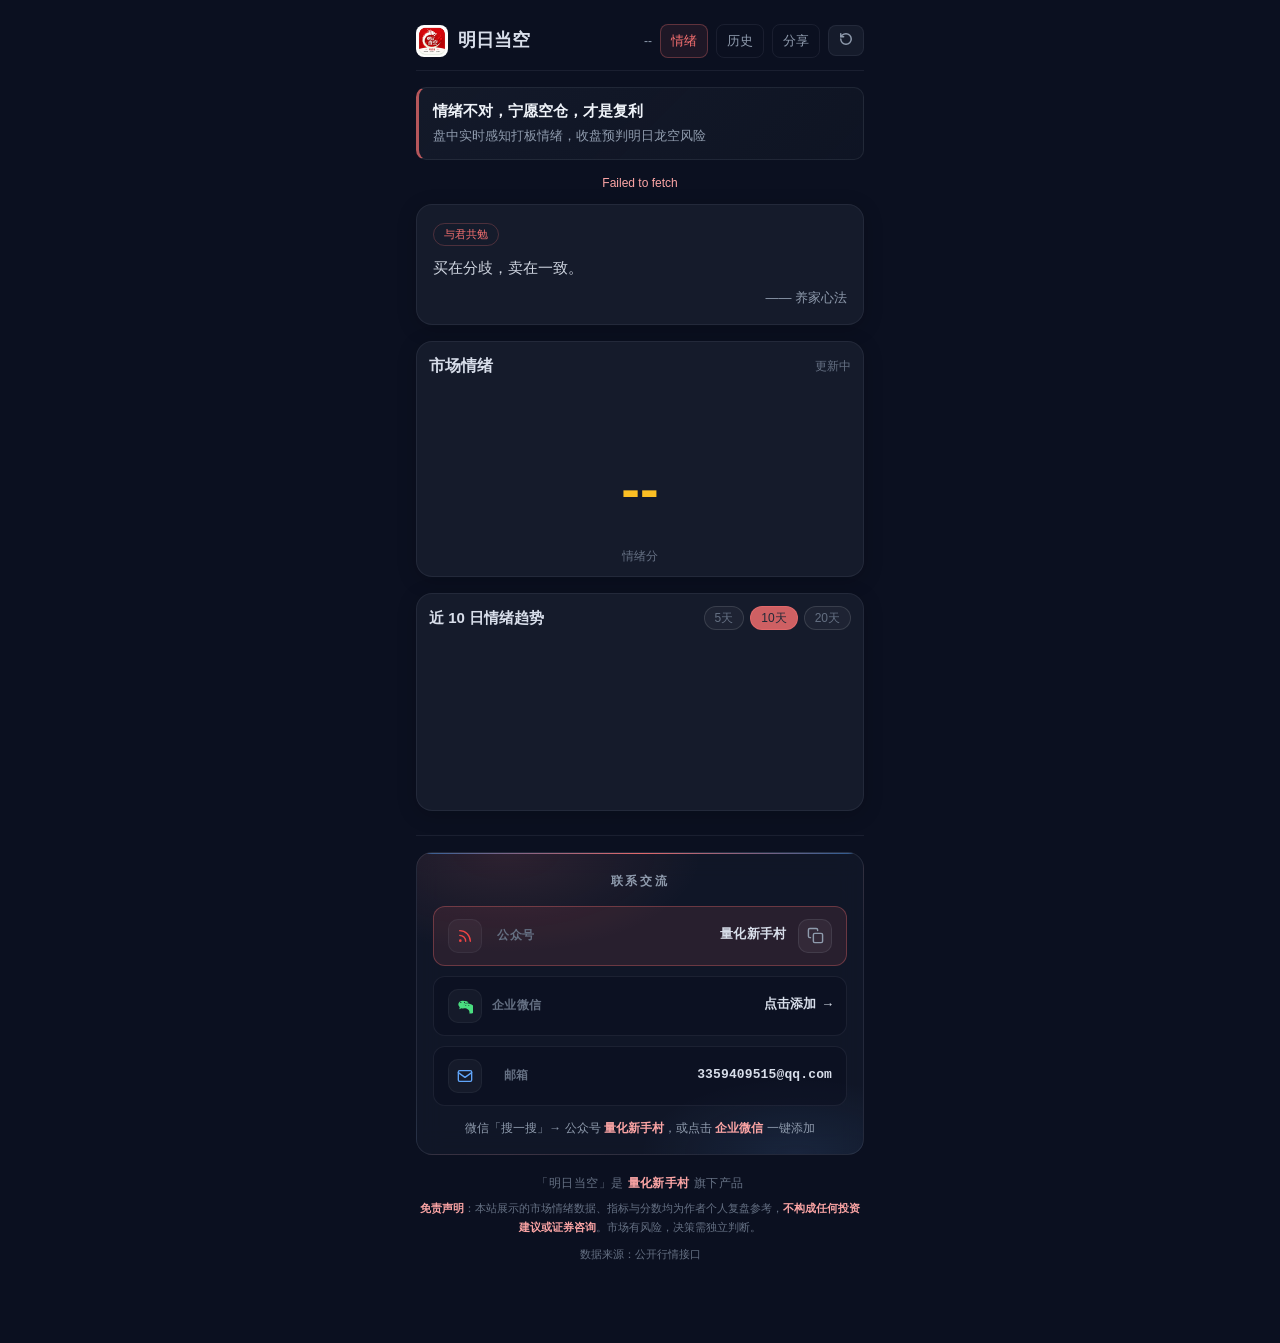
<file: index.html>
<!DOCTYPE html>
<html lang="zh-CN">
<head>
  <meta charset="UTF-8"/>
  <meta name="viewport" content="width=device-width, initial-scale=1, viewport-fit=cover"/>

  <title>明日当空 · A股超短情绪 / 龙空预警 / 打板情绪雷达</title>
  <meta name="description" content="明日当空｜A股超短交易情绪指数。每日盘中实时跟踪打板、竞价、连板情绪，龙空信号智能预警，帮短线交易者识别下雨天——情绪不对，宁愿空仓。"/>
  <meta name="keywords" content="打板情绪,龙空预警,龙空信号,超短情绪,竞价情绪,涨停情绪,连板情绪,A股情绪指数,情绪温度,接力情绪,短线交易,打板雷达,明日当空"/>
  <meta name="author" content="明日当空 · 量化新手村"/>
  <meta name="robots" content="index,follow"/>
  <meta name="theme-color" content="#0B1020"/>
  <meta name="format-detection" content="telephone=no"/>
  <link rel="canonical" href="https://mrdk.pages.dev/"/>

  <!-- Open Graph（微信 / 微博 / 朋友圈 分享卡片） -->
  <meta property="og:type" content="website"/>
  <meta property="og:site_name" content="明日当空"/>
  <meta property="og:title" content="明日当空 · A股超短情绪 / 龙空预警雷达"/>
  <meta property="og:description" content="A股超短交易情绪指数。每日盘中跟踪打板、竞价、连板情绪，龙空信号智能预警。"/>
  <meta property="og:url" content="https://mrdk.pages.dev/"/>
  <meta property="og:image" content="https://mrdk.pages.dev/logo.png"/>
  <meta property="og:locale" content="zh_CN"/>

  <!-- Twitter Card -->
  <meta name="twitter:card" content="summary_large_image"/>
  <meta name="twitter:title" content="明日当空 · A股超短情绪 / 龙空预警雷达"/>
  <meta name="twitter:description" content="A股超短交易情绪指数。每日盘中跟踪打板、竞价、连板情绪，龙空信号智能预警。"/>
  <meta name="twitter:image" content="https://mrdk.pages.dev/logo.png"/>

  <!-- 结构化数据：让搜索引擎理解这是一个金融类 Web 应用 -->
  <script type="application/ld+json">
  {
    "@context": "https://schema.org",
    "@type": "WebApplication",
    "name": "明日当空",
    "alternateName": "A股超短情绪雷达",
    "description": "A股超短交易情绪指数，每日盘中跟踪打板、竞价、连板情绪，龙空信号智能预警。",
    "url": "https://mrdk.pages.dev/",
    "applicationCategory": "FinanceApplication",
    "operatingSystem": "Web",
    "inLanguage": "zh-CN",
    "offers": {
      "@type": "Offer",
      "price": "0",
      "priceCurrency": "CNY"
    }
  }
  </script>

  <link rel="icon" type="image/svg+xml" href="data:image/svg+xml,%3Csvg xmlns='http://www.w3.org/2000/svg' viewBox='0 0 32 32'%3E%3Crect width='32' height='32' rx='8' fill='%23ef4444'/%3E%3Ctext x='16' y='22' text-anchor='middle' font-family='system-ui,sans-serif' font-size='18' font-weight='700' fill='%231f2937'%3E%E6%98%8E%3C/text%3E%3C/svg%3E"/>
  <link rel="preconnect" href="https://mingri-api-260693-8-1435576840.sh.run.tcloudbase.com" crossorigin/>
  <link rel="modulepreload" href="/js/app.js?v=20260617b"/>
  <link rel="modulepreload" href="/js/api.js?v=20260615g"/>
  <link rel="modulepreload" href="/js/homeCache.js?v=20260615g"/>
  <link rel="stylesheet" href="/css/app.css?v=20260617d"/>
</head>
<body>
  <section class="page">
    <header class="site-header">
      <div class="brand">
        <img class="brand-logo" src="/logo.png" alt="明日当空" width="32" height="32"/>
        <span class="brand-name">明日当空</span>
      </div>
      <nav class="header-actions" aria-label="页面导航">
        <span class="header-date" id="headerDate">--</span>
        <a class="nav-link active" href="/">情绪</a>
        <a class="nav-link" href="/history.html">历史</a>
        <a class="nav-link" href="/poster.html">分享</a>
        <button type="button" class="btn-icon" id="refreshBtn" title="刷新" aria-label="刷新数据">
          <svg width="14" height="14" viewBox="0 0 24 24" fill="none" stroke="currentColor" stroke-width="2.5" stroke-linecap="round" stroke-linejoin="round" aria-hidden="true"><path d="M3 12a9 9 0 1 0 9-9 9.75 9.75 0 0 0-6.74 2.74L3 8"/><path d="M3 3v5h5"/></svg>
        </button>
      </nav>
    </header>

    <h1 style="position:absolute;width:1px;height:1px;padding:0;margin:-1px;overflow:hidden;clip:rect(0,0,0,0);white-space:nowrap;border:0;">明日当空 · A股超短交易情绪指数：打板情绪、龙空预警、竞价情绪实时跟踪</h1>

    <section class="hero-intro" aria-label="明日当空定位">
      <p class="hero-kicker">情绪不对，宁愿空仓，才是复利</p>
      <p class="hero-copy">盘中实时感知打板情绪，收盘预判明日龙空风险</p>
    </section>

    <p class="status-bar" id="statusBar">正在加载…</p>

    <section id="loadingSkeleton">
      <span class="skeleton"></span>
      <span class="skeleton mid"></span>
      <span class="skeleton"></span>
    </section>

    <section id="contentBlock" hidden>
      <article class="card quote-bar">
        <span class="pill">与君共勉</span>
        <p class="quote-text" id="quoteText">买在分歧，卖在一致。</p>
        <p class="quote-author">—— 养家心法</p>
      </article>

      <article class="card gauge-card">
        <header class="gauge-head">
          <span class="gauge-title">市场情绪</span>
          <span class="gauge-time" id="generatedAt">更新中</span>
        </header>
        <section class="longkong-state" id="longkongState" hidden aria-label="龙空龙状态">
          <header class="longkong-state-head">
            <span class="longkong-state-title">龙空龙状态</span>
          </header>
          <div class="longkong-state-hero" id="longkongStateHero">
            <span class="longkong-state-hero-dot" id="longkongStateHeroDot" aria-hidden="true"></span>
            <div class="longkong-state-titleline">
              <span class="longkong-state-active" id="longkongStateLabel">--</span>
              <span class="longkong-state-level" id="longkongStateLevel" hidden></span>
            </div>
            <p class="longkong-state-desc" id="longkongStateDesc"></p>
            <div class="longkong-position" id="longkongPosition" hidden>
              <span class="longkong-position-label">短线接力仓位建议</span>
              <strong class="longkong-position-value" id="longkongPositionValue">--</strong>
              <span class="longkong-position-unit">%</span>
            </div>
            <p class="longkong-position-detail" id="longkongPositionDetail" hidden></p>
          </div>
          <div class="longkong-lights" id="longkongLights" role="list"></div>
        </section>
        <section class="gauge-body">
          <canvas id="gaugeCanvas" class="gauge-canvas"></canvas>
          <section class="gauge-hub">
            <span class="gauge-dots" id="gaugeDots" hidden aria-hidden="true">
              <span class="gauge-dot"></span>
              <span class="gauge-dot"></span>
              <span class="gauge-dot"></span>
            </span>
            <span class="gauge-score neutral" id="displayScore">--</span>
          </section>
          <span class="gauge-score-label">情绪分</span>
        </section>
        <footer class="gauge-foot" id="baselineFoot" hidden>
          <span class="gauge-baseline" id="baselineLine">基准分 --</span>
          <span class="gauge-baseline-hint"> · 昨日收盘，盘中不变</span>
        </footer>
        <p class="empty-tip" id="emptyTip" hidden></p>
      </article>

      <section id="sections"></section>

      <article class="card trend-card">
        <header class="trend-head">
          <h2 class="trend-title" id="trendTitle">近 10 日情绪趋势</h2>
          <section class="trend-periods" id="trendPeriods">
            <button type="button" class="trend-period" data-days="5" aria-pressed="false">5天</button>
            <button type="button" class="trend-period active" data-days="10" aria-pressed="true">10天</button>
            <button type="button" class="trend-period" data-days="20" aria-pressed="false">20天</button>
          </section>
        </header>
        <canvas id="trendCanvas" class="trend-canvas"></canvas>
      </article>
    </section>

    <footer class="site-footer">
      <section class="footer-contact" aria-label="联系方式">
        <p class="footer-contact-kicker">联系交流</p>
        <div class="footer-contact-grid">
          <div class="footer-contact-chip is-primary">
            <span class="footer-contact-icon mp" aria-hidden="true">
              <svg width="16" height="16" viewBox="0 0 24 24" fill="none" stroke="currentColor" stroke-width="2" stroke-linecap="round" stroke-linejoin="round"><path d="M4 11a9 9 0 0 1 9 9"/><path d="M4 4a16 16 0 0 1 16 16"/><circle cx="5" cy="19" r="1"/></svg>
            </span>
            <span class="footer-contact-label">公众号</span>
            <span class="footer-contact-value">量化新手村</span>
            <button type="button" class="footer-contact-copy" data-copy="量化新手村" title="复制公众号名" aria-label="复制公众号名 量化新手村">
              <svg class="footer-contact-copy-icon" aria-hidden="true" width="17" height="17" viewBox="0 0 24 24" fill="none" stroke="currentColor" stroke-width="2" stroke-linecap="round" stroke-linejoin="round"><rect x="9" y="9" width="13" height="13" rx="2"/><path d="M5 15H4a2 2 0 0 1-2-2V4a2 2 0 0 1 2-2h9a2 2 0 0 1 2 2v1"/></svg>
              <svg class="footer-contact-copy-done" aria-hidden="true" width="17" height="17" viewBox="0 0 24 24" fill="none" stroke="currentColor" stroke-width="2.5" stroke-linecap="round" stroke-linejoin="round"><polyline points="20 6 9 17 4 12"/></svg>
            </button>
          </div>
          <a class="footer-contact-chip" href="https://work.weixin.qq.com/ca/cawcdec07faa5a16b0" target="_blank" rel="noopener noreferrer" aria-label="添加企业微信">
            <span class="footer-contact-icon wechat" aria-hidden="true">
              <svg width="16" height="16" viewBox="0 0 24 24" fill="currentColor"><path d="M8.5 4C4.91 4 2 6.46 2 9.5c0 1.62.82 3.07 2.1 4.08L3.5 17l3.24-1.7c.74.2 1.53.31 2.36.31.11 0 .22 0 .33-.01-.24-.7-.37-1.44-.37-2.2 0-3.43 3.13-6.2 7-6.2.39 0 .77.03 1.14.08C17.14 5.13 13.2 4 8.5 4zm-2.75 3.5c-.55 0-1-.45-1-1s.45-1 1-1 1 .45 1 1-.45 1-1 1zm5.5 0c-.55 0-1-.45-1-1s.45-1 1-1 1 .45 1 1-.45 1-1 1zM15.5 8c-3.59 0-6.5 2.46-6.5 5.5 0 .76.16 1.48.44 2.13.58-.07 1.17-.11 1.81-.11 4.14 0 7.5 2.77 7.5 6.2 0 .55-.07 1.08-.2 1.59.35.04.7.06 1.06.06 4.59 0 8.5-2.87 8.5-6.5S20.09 8 15.5 8zm-2.25 4c-.41 0-.75-.34-.75-.75s.34-.75.75-.75.75.34.75.75-.34.75-.75.75zm4.5 0c-.41 0-.75-.34-.75-.75s.34-.75.75-.75.75.34.75.75-.34.75-.75.75z"/></svg>
            </span>
            <span class="footer-contact-label">企业微信</span>
            <span class="footer-contact-value">点击添加 →</span>
          </a>
          <a class="footer-contact-chip" href="mailto:3359409515@qq.com">
            <span class="footer-contact-icon mail" aria-hidden="true">
              <svg width="16" height="16" viewBox="0 0 24 24" fill="none" stroke="currentColor" stroke-width="2" stroke-linecap="round" stroke-linejoin="round"><rect x="2" y="4" width="20" height="16" rx="2"/><path d="m2 7 10 7 10-7"/></svg>
            </span>
            <span class="footer-contact-label">邮箱</span>
            <span class="footer-contact-value">3359409515@qq.com</span>
          </a>
        </div>
        <p class="footer-contact-tip">微信「搜一搜」→ 公众号 <strong>量化新手村</strong>，或点击 <strong>企业微信</strong> 一键添加</p>
      </section>
      <p class="footer-brand">「明日当空」是 <strong>量化新手村</strong> 旗下产品</p>
      <p><strong>免责声明</strong>：本站展示的市场情绪数据、指标与分数均为作者个人复盘参考，<strong>不构成任何投资建议或证券咨询</strong>。市场有风险，决策需独立判断。</p>
      <p class="footer-meta">数据来源：公开行情接口</p>
    </footer>
  </section>

  <script type="module">
    import { initHomePage } from '/js/app.js?v=20260617b'
    import { initFooterContact } from '/js/footerContact.js?v=20260617d'
    initHomePage()
    initFooterContact()
  </script>
</body>
</html>
</file>
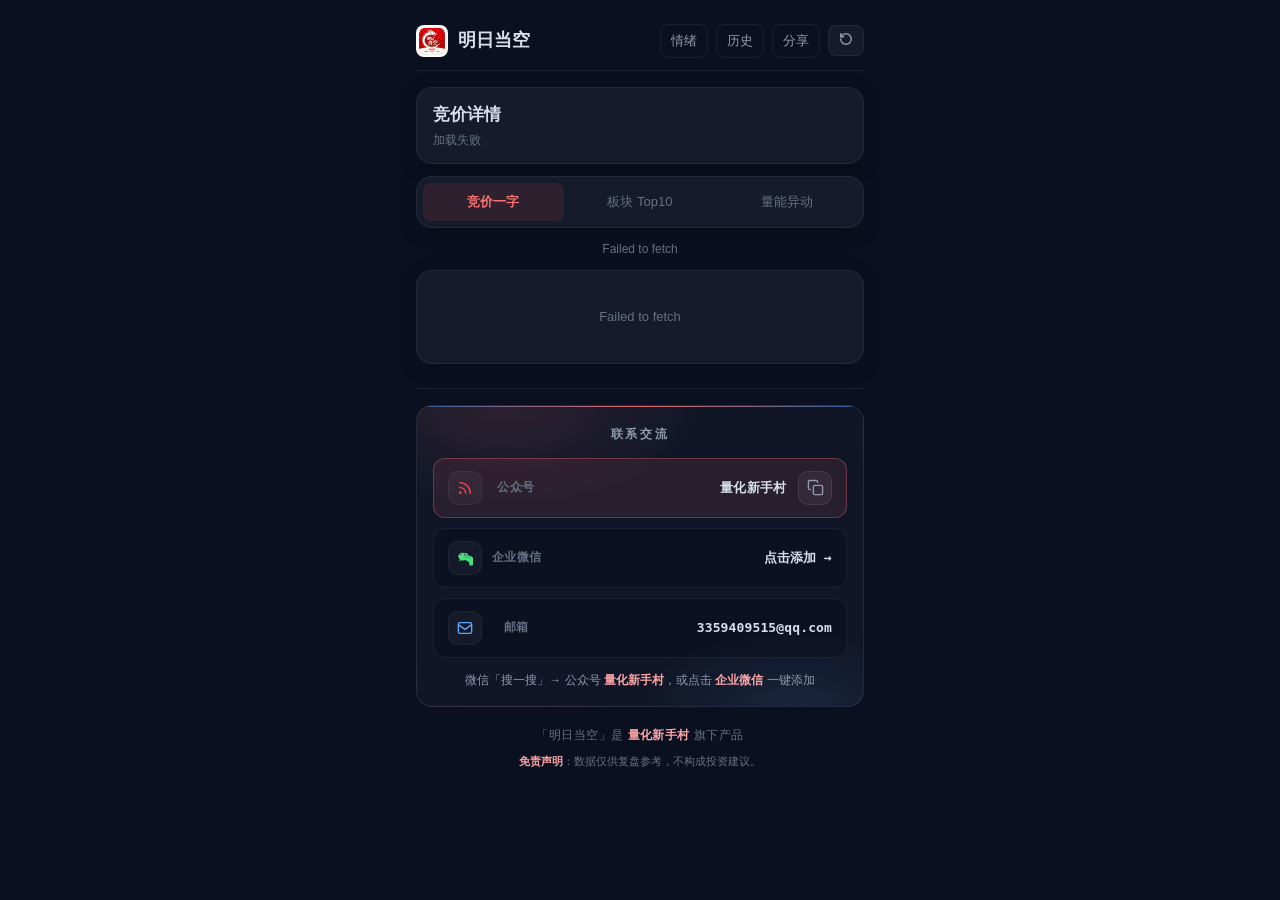
<file: auction.html>
<!DOCTYPE html>
<html lang="zh-CN">
<head>
  <meta charset="UTF-8"/>
  <meta name="viewport" content="width=device-width, initial-scale=1, viewport-fit=cover"/>
  <meta name="description" content="明日当空｜竞价详情：一字个股、板块涨幅、量能异动"/>
  <title>明日当空 · 竞价详情</title>
  <link rel="icon" type="image/svg+xml" href="data:image/svg+xml,%3Csvg xmlns='http://www.w3.org/2000/svg' viewBox='0 0 32 32'%3E%3Crect width='32' height='32' rx='8' fill='%23ef4444'/%3E%3Ctext x='16' y='22' text-anchor='middle' font-family='system-ui,sans-serif' font-size='18' font-weight='700' fill='%231f2937'%3E%E6%98%8E%3C/text%3E%3C/svg%3E"/>
  <link rel="stylesheet" href="/css/app.css?v=20260617d"/>
</head>
<body>
  <section class="page">
    <header class="site-header">
      <div class="brand">
        <img class="brand-logo" src="/logo.png" alt="明日当空" width="32" height="32"/>
        <span class="brand-name">明日当空</span>
      </div>
      <nav class="header-actions" aria-label="页面导航">
        <a class="nav-link" href="/">情绪</a>
        <a class="nav-link" href="/history.html">历史</a>
        <a class="nav-link" href="/poster.html">分享</a>
        <button type="button" class="btn-icon" id="refreshBtn" title="刷新" aria-label="刷新数据">
          <svg width="14" height="14" viewBox="0 0 24 24" fill="none" stroke="currentColor" stroke-width="2.5" stroke-linecap="round" stroke-linejoin="round" aria-hidden="true"><path d="M3 12a9 9 0 1 0 9-9 9.75 9.75 0 0 0-6.74 2.74L3 8"/><path d="M3 3v5h5"/></svg>
        </button>
      </nav>
    </header>

    <header class="auction-page-head card">
      <div>
        <h1 class="auction-page-title">竞价详情</h1>
        <p class="auction-page-meta" id="auctionMeta">加载中…</p>
      </div>
    </header>

    <nav class="auction-tabs card" id="auctionTabs" aria-label="竞价详情分类" hidden>
      <button type="button" class="auction-tab active" data-tab="oneWord">竞价一字</button>
      <button type="button" class="auction-tab" data-tab="topSectors">板块 Top10</button>
      <button type="button" class="auction-tab" data-tab="volumeSurge">量能异动</button>
    </nav>

    <p class="status-bar" id="auctionStatus">正在加载…</p>

    <section id="auctionPanels" hidden></section>

    <footer class="site-footer">
      <section class="footer-contact" aria-label="联系方式">
        <p class="footer-contact-kicker">联系交流</p>
        <div class="footer-contact-grid">
          <div class="footer-contact-chip is-primary">
            <span class="footer-contact-icon mp" aria-hidden="true">
              <svg width="16" height="16" viewBox="0 0 24 24" fill="none" stroke="currentColor" stroke-width="2" stroke-linecap="round" stroke-linejoin="round"><path d="M4 11a9 9 0 0 1 9 9"/><path d="M4 4a16 16 0 0 1 16 16"/><circle cx="5" cy="19" r="1"/></svg>
            </span>
            <span class="footer-contact-label">公众号</span>
            <span class="footer-contact-value">量化新手村</span>
            <button type="button" class="footer-contact-copy" data-copy="量化新手村" title="复制公众号名" aria-label="复制公众号名 量化新手村">
              <svg class="footer-contact-copy-icon" aria-hidden="true" width="17" height="17" viewBox="0 0 24 24" fill="none" stroke="currentColor" stroke-width="2" stroke-linecap="round" stroke-linejoin="round"><rect x="9" y="9" width="13" height="13" rx="2"/><path d="M5 15H4a2 2 0 0 1-2-2V4a2 2 0 0 1 2-2h9a2 2 0 0 1 2 2v1"/></svg>
              <svg class="footer-contact-copy-done" aria-hidden="true" width="17" height="17" viewBox="0 0 24 24" fill="none" stroke="currentColor" stroke-width="2.5" stroke-linecap="round" stroke-linejoin="round"><polyline points="20 6 9 17 4 12"/></svg>
            </button>
          </div>
          <a class="footer-contact-chip" href="https://work.weixin.qq.com/ca/cawcdec07faa5a16b0" target="_blank" rel="noopener noreferrer" aria-label="添加企业微信">
            <span class="footer-contact-icon wechat" aria-hidden="true">
              <svg width="16" height="16" viewBox="0 0 24 24" fill="currentColor"><path d="M8.5 4C4.91 4 2 6.46 2 9.5c0 1.62.82 3.07 2.1 4.08L3.5 17l3.24-1.7c.74.2 1.53.31 2.36.31.11 0 .22 0 .33-.01-.24-.7-.37-1.44-.37-2.2 0-3.43 3.13-6.2 7-6.2.39 0 .77.03 1.14.08C17.14 5.13 13.2 4 8.5 4zm-2.75 3.5c-.55 0-1-.45-1-1s.45-1 1-1 1 .45 1 1-.45 1-1 1zm5.5 0c-.55 0-1-.45-1-1s.45-1 1-1 1 .45 1 1-.45 1-1 1zM15.5 8c-3.59 0-6.5 2.46-6.5 5.5 0 .76.16 1.48.44 2.13.58-.07 1.17-.11 1.81-.11 4.14 0 7.5 2.77 7.5 6.2 0 .55-.07 1.08-.2 1.59.35.04.7.06 1.06.06 4.59 0 8.5-2.87 8.5-6.5S20.09 8 15.5 8zm-2.25 4c-.41 0-.75-.34-.75-.75s.34-.75.75-.75.75.34.75.75-.34.75-.75.75zm4.5 0c-.41 0-.75-.34-.75-.75s.34-.75.75-.75.75.34.75.75-.34.75-.75.75z"/></svg>
            </span>
            <span class="footer-contact-label">企业微信</span>
            <span class="footer-contact-value">点击添加 →</span>
          </a>
          <a class="footer-contact-chip" href="mailto:3359409515@qq.com">
            <span class="footer-contact-icon mail" aria-hidden="true">
              <svg width="16" height="16" viewBox="0 0 24 24" fill="none" stroke="currentColor" stroke-width="2" stroke-linecap="round" stroke-linejoin="round"><rect x="2" y="4" width="20" height="16" rx="2"/><path d="m2 7 10 7 10-7"/></svg>
            </span>
            <span class="footer-contact-label">邮箱</span>
            <span class="footer-contact-value">3359409515@qq.com</span>
          </a>
        </div>
        <p class="footer-contact-tip">微信「搜一搜」→ 公众号 <strong>量化新手村</strong>，或点击 <strong>企业微信</strong> 一键添加</p>
      </section>
      <p class="footer-brand">「明日当空」是 <strong>量化新手村</strong> 旗下产品</p>
      <p><strong>免责声明</strong>：数据仅供复盘参考，不构成投资建议。</p>
    </footer>
  </section>

  <script type="module">
    import { initAuctionPage } from '/js/auction.js?v=20260609c'
    import { initFooterContact } from '/js/footerContact.js?v=20260617d'
    initAuctionPage()
    initFooterContact()
  </script>
</body>
</html>
</file>
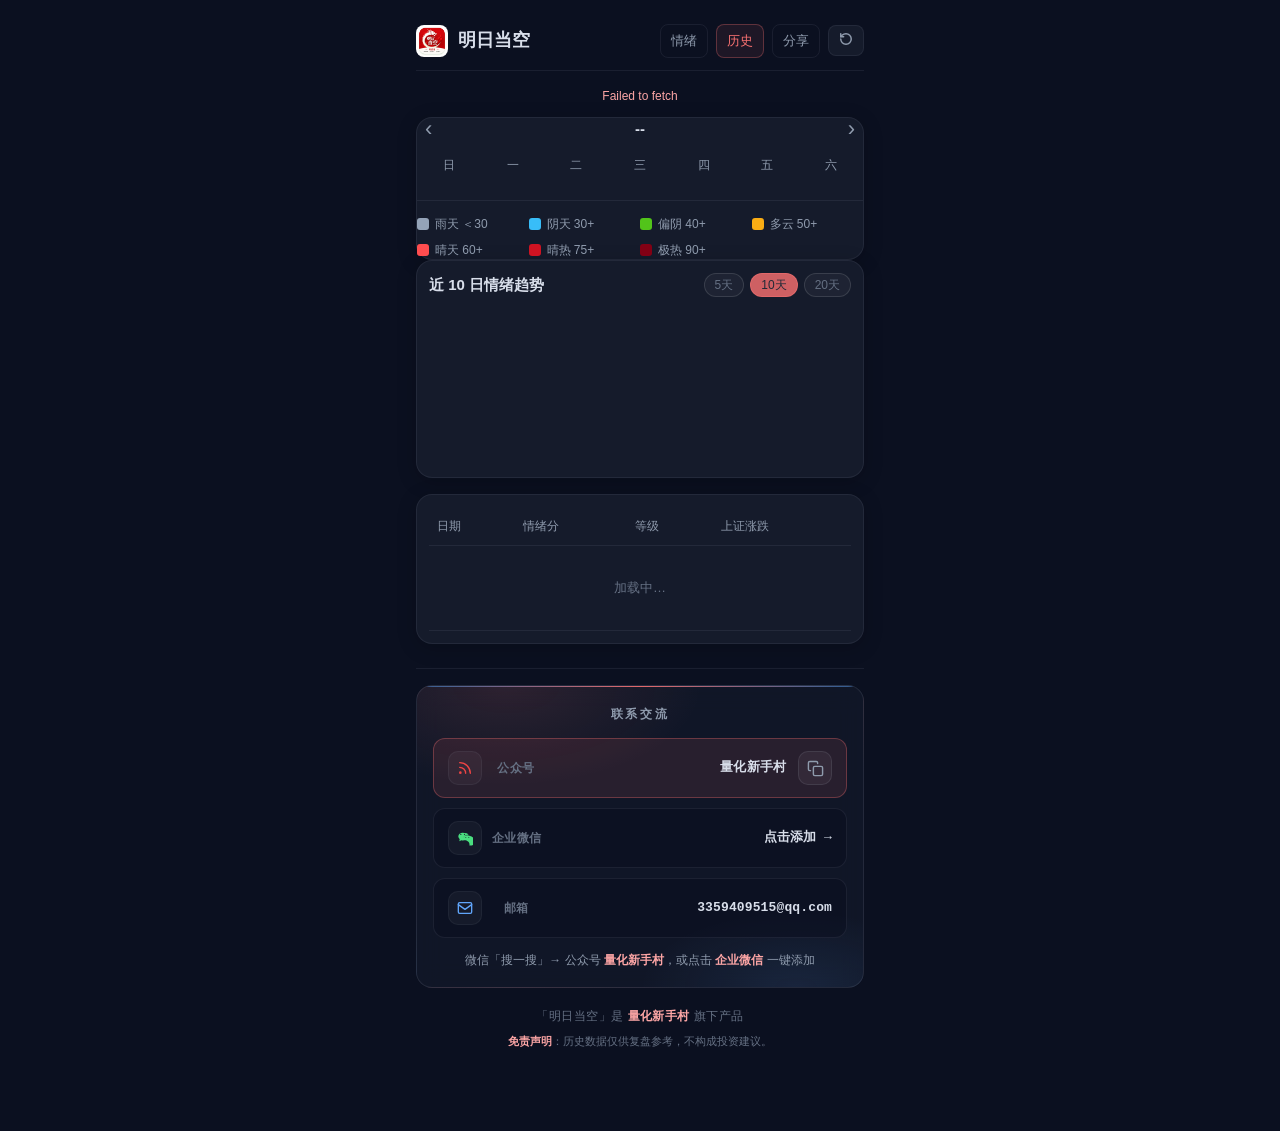
<file: history.html>
<!DOCTYPE html>
<html lang="zh-CN">
<head>
  <meta charset="UTF-8"/>
  <meta name="viewport" content="width=device-width, initial-scale=1, viewport-fit=cover"/>
  <title>明日当空 · A股历史情绪日历 / 打板情绪回溯</title>
  <meta name="description" content="明日当空｜A股市场情绪历史日历，查看每日打板情绪分、龙空信号、连板情绪等级走势，回溯过去 N 个交易日的超短情绪温度。"/>
  <meta name="keywords" content="历史情绪,情绪日历,打板情绪历史,龙空信号回溯,A股情绪回测,情绪走势,明日当空"/>
  <meta name="robots" content="index,follow"/>
  <meta name="theme-color" content="#0B1020"/>
  <link rel="canonical" href="https://mrdk.pages.dev/history.html"/>

  <meta property="og:type" content="website"/>
  <meta property="og:site_name" content="明日当空"/>
  <meta property="og:title" content="明日当空 · A股历史情绪日历"/>
  <meta property="og:description" content="查看每日打板情绪分、龙空信号、连板情绪等级走势，回溯过去交易日的超短情绪温度。"/>
  <meta property="og:url" content="https://mrdk.pages.dev/history.html"/>
  <meta property="og:image" content="https://mrdk.pages.dev/logo.png"/>
  <meta property="og:locale" content="zh_CN"/>
  <meta name="twitter:card" content="summary_large_image"/>
  <meta name="twitter:title" content="明日当空 · A股历史情绪日历"/>
  <meta name="twitter:description" content="查看每日打板情绪分、龙空信号、连板情绪等级走势。"/>
  <meta name="twitter:image" content="https://mrdk.pages.dev/logo.png"/>
  <link rel="icon" type="image/svg+xml" href="data:image/svg+xml,%3Csvg xmlns='http://www.w3.org/2000/svg' viewBox='0 0 32 32'%3E%3Crect width='32' height='32' rx='8' fill='%23ef4444'/%3E%3Ctext x='16' y='22' text-anchor='middle' font-family='system-ui,sans-serif' font-size='18' font-weight='700' fill='%231f2937'%3E%E6%98%8E%3C/text%3E%3C/svg%3E"/>
  <link rel="stylesheet" href="/css/app.css?v=20260617g"/>
  <style>
    .cal-nav { display:flex; align-items:center; justify-content:space-between; margin-bottom:12px; }
    .cal-nav-btn { background:none; border:none; font-size:22px; color:var(--muted); cursor:pointer; padding:0 8px; line-height:1; }
    .cal-nav-title { font-size:15px; font-weight:600; color:var(--text); }
    .cal-weekdays { display:grid; grid-template-columns:repeat(7,1fr); margin-bottom:6px; }
    .cal-weekdays span { text-align:center; font-size:12px; color:var(--muted); padding:4px 0; }
    .cal-grid { display:grid; grid-template-columns:repeat(7,1fr); gap:5px 3px; }
    .cal-cell { position:relative; border-radius:8px; aspect-ratio:1; display:flex; align-items:center; justify-content:center; }
    .cal-cell-empty { }
    .cal-cell-nodata { background:transparent; }
    .cal-cell-today .cal-day-num-only { color:var(--accent); font-weight:700; }
    .cal-score { font-size:15px; font-weight:700; color:#fff; line-height:1; }
    .cal-day-num { position:absolute; right:4px; bottom:3px; font-size:10px; color:rgba(255,255,255,0.75); line-height:1; }
    .cal-day-num-only { font-size:13px; color:var(--muted); }
    .cal-legend { display:grid; grid-template-columns:repeat(4,1fr); gap:8px 0; margin-top:16px; padding-top:14px; border-top:1px solid var(--border); }
    .cal-legend-item { display:flex; align-items:center; gap:6px; font-size:12px; color:var(--muted); }
    .cal-legend-dot { width:12px; height:12px; border-radius:3px; flex-shrink:0; }
  </style>
</head>
<body>
  <section class="page">
    <header class="site-header">
      <div class="brand">
        <img class="brand-logo" src="/logo.png" alt="明日当空" width="32" height="32"/>
        <span class="brand-name">明日当空</span>
      </div>
      <nav class="header-actions" aria-label="页面导航">
        <a class="nav-link" href="/">情绪</a>
        <a class="nav-link active" href="/history.html">历史</a>
        <a class="nav-link" href="/poster.html">分享</a>
        <button type="button" class="btn-icon" id="refreshBtn" title="刷新" aria-label="刷新数据">
          <svg width="14" height="14" viewBox="0 0 24 24" fill="none" stroke="currentColor" stroke-width="2.5" stroke-linecap="round" stroke-linejoin="round" aria-hidden="true"><path d="M3 12a9 9 0 1 0 9-9 9.75 9.75 0 0 0-6.74 2.74L3 8"/><path d="M3 3v5h5"/></svg>
        </button>
      </nav>
    </header>

    <p class="status-bar" id="historyStatus">加载中…</p>

    <article class="card" id="calendarCard">
      <div class="cal-nav">
        <button class="cal-nav-btn" id="calPrev">‹</button>
        <span class="cal-nav-title" id="calTitle">--</span>
        <button class="cal-nav-btn" id="calNext">›</button>
      </div>
      <div class="cal-weekdays">
        <span>日</span><span>一</span><span>二</span><span>三</span><span>四</span><span>五</span><span>六</span>
      </div>
      <div class="cal-grid" id="calGrid"></div>
      <div class="cal-legend">
        <div class="cal-legend-item"><div class="cal-legend-dot" style="background:#94a3b8"></div>雨天 ＜30</div>
        <div class="cal-legend-item"><div class="cal-legend-dot" style="background:#38bdf8"></div>阴天 30+</div>
        <div class="cal-legend-item"><div class="cal-legend-dot" style="background:#52c41a"></div>偏阴 40+</div>
        <div class="cal-legend-item"><div class="cal-legend-dot" style="background:#faad14"></div>多云 50+</div>
        <div class="cal-legend-item"><div class="cal-legend-dot" style="background:#ff4d4f"></div>晴天 60+</div>
        <div class="cal-legend-item"><div class="cal-legend-dot" style="background:#cf1322"></div>晴热 75+</div>
        <div class="cal-legend-item"><div class="cal-legend-dot" style="background:#820014"></div>极热 90+</div>
      </div>
    </article>

    <article class="card trend-card">
      <header class="trend-head">
        <h2 class="trend-title" id="trendTitle">近 10 日情绪趋势</h2>
        <section class="trend-periods" id="trendPeriods">
          <button type="button" class="trend-period" data-days="5" aria-pressed="false">5天</button>
          <button type="button" class="trend-period active" data-days="10" aria-pressed="true">10天</button>
          <button type="button" class="trend-period" data-days="20" aria-pressed="false">20天</button>
        </section>
      </header>
      <canvas id="trendCanvas" class="trend-canvas"></canvas>
    </article>

    <article class="card section-card">
      <table class="history-table">
        <thead>
          <tr>
            <th>日期</th>
            <th>情绪分</th>
            <th>等级</th>
            <th>上证涨跌</th>
          </tr>
        </thead>
        <tbody id="historyBody">
          <tr><td colspan="4" class="empty">加载中…</td></tr>
        </tbody>
      </table>
    </article>

    <footer class="site-footer">
      <section class="footer-contact" aria-label="联系方式">
        <p class="footer-contact-kicker">联系交流</p>
        <div class="footer-contact-grid">
          <div class="footer-contact-chip is-primary">
            <span class="footer-contact-icon mp" aria-hidden="true">
              <svg width="16" height="16" viewBox="0 0 24 24" fill="none" stroke="currentColor" stroke-width="2" stroke-linecap="round" stroke-linejoin="round"><path d="M4 11a9 9 0 0 1 9 9"/><path d="M4 4a16 16 0 0 1 16 16"/><circle cx="5" cy="19" r="1"/></svg>
            </span>
            <span class="footer-contact-label">公众号</span>
            <span class="footer-contact-value">量化新手村</span>
            <button type="button" class="footer-contact-copy" data-copy="量化新手村" title="复制公众号名" aria-label="复制公众号名 量化新手村">
              <svg class="footer-contact-copy-icon" aria-hidden="true" width="17" height="17" viewBox="0 0 24 24" fill="none" stroke="currentColor" stroke-width="2" stroke-linecap="round" stroke-linejoin="round"><rect x="9" y="9" width="13" height="13" rx="2"/><path d="M5 15H4a2 2 0 0 1-2-2V4a2 2 0 0 1 2-2h9a2 2 0 0 1 2 2v1"/></svg>
              <svg class="footer-contact-copy-done" aria-hidden="true" width="17" height="17" viewBox="0 0 24 24" fill="none" stroke="currentColor" stroke-width="2.5" stroke-linecap="round" stroke-linejoin="round"><polyline points="20 6 9 17 4 12"/></svg>
            </button>
          </div>
          <a class="footer-contact-chip" href="https://work.weixin.qq.com/ca/cawcdec07faa5a16b0" target="_blank" rel="noopener noreferrer" aria-label="添加企业微信">
            <span class="footer-contact-icon wechat" aria-hidden="true">
              <svg width="16" height="16" viewBox="0 0 24 24" fill="currentColor"><path d="M8.5 4C4.91 4 2 6.46 2 9.5c0 1.62.82 3.07 2.1 4.08L3.5 17l3.24-1.7c.74.2 1.53.31 2.36.31.11 0 .22 0 .33-.01-.24-.7-.37-1.44-.37-2.2 0-3.43 3.13-6.2 7-6.2.39 0 .77.03 1.14.08C17.14 5.13 13.2 4 8.5 4zm-2.75 3.5c-.55 0-1-.45-1-1s.45-1 1-1 1 .45 1 1-.45 1-1 1zm5.5 0c-.55 0-1-.45-1-1s.45-1 1-1 1 .45 1 1-.45 1-1 1zM15.5 8c-3.59 0-6.5 2.46-6.5 5.5 0 .76.16 1.48.44 2.13.58-.07 1.17-.11 1.81-.11 4.14 0 7.5 2.77 7.5 6.2 0 .55-.07 1.08-.2 1.59.35.04.7.06 1.06.06 4.59 0 8.5-2.87 8.5-6.5S20.09 8 15.5 8zm-2.25 4c-.41 0-.75-.34-.75-.75s.34-.75.75-.75.75.34.75.75-.34.75-.75.75zm4.5 0c-.41 0-.75-.34-.75-.75s.34-.75.75-.75.75.34.75.75-.34.75-.75.75z"/></svg>
            </span>
            <span class="footer-contact-label">企业微信</span>
            <span class="footer-contact-value">点击添加 →</span>
          </a>
          <a class="footer-contact-chip" href="mailto:3359409515@qq.com">
            <span class="footer-contact-icon mail" aria-hidden="true">
              <svg width="16" height="16" viewBox="0 0 24 24" fill="none" stroke="currentColor" stroke-width="2" stroke-linecap="round" stroke-linejoin="round"><rect x="2" y="4" width="20" height="16" rx="2"/><path d="m2 7 10 7 10-7"/></svg>
            </span>
            <span class="footer-contact-label">邮箱</span>
            <span class="footer-contact-value">3359409515@qq.com</span>
          </a>
        </div>
        <p class="footer-contact-tip">微信「搜一搜」→ 公众号 <strong>量化新手村</strong>，或点击 <strong>企业微信</strong> 一键添加</p>
      </section>
      <p class="footer-brand">「明日当空」是 <strong>量化新手村</strong> 旗下产品</p>
      <p><strong>免责声明</strong>：历史数据仅供复盘参考，不构成投资建议。</p>
    </footer>
  </section>

  <script type="module">
    import { initHistoryPage } from '/js/history.js?v=20260609c'
    import { initFooterContact } from '/js/footerContact.js?v=20260617d'
    initHistoryPage()
    initFooterContact()
  </script>
</body>
</html>
</file>
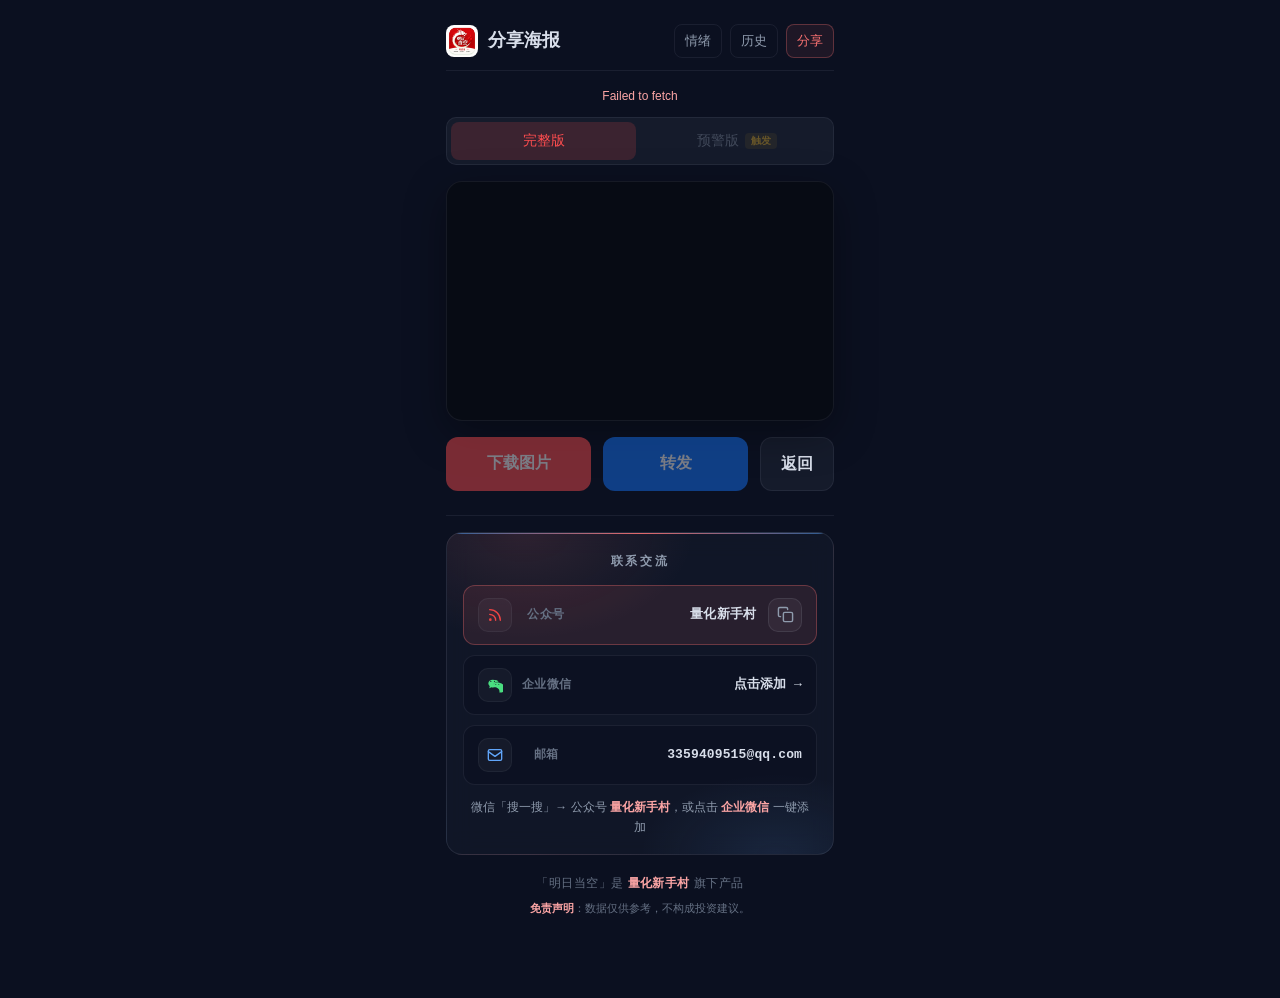
<file: poster.html>
<!DOCTYPE html>
<html lang="zh-CN">
<head>
  <meta charset="UTF-8"/>
  <meta name="viewport" content="width=device-width, initial-scale=1, viewport-fit=cover"/>
  <title>明日当空 · A股情绪海报 / 龙空预警日报一键分享</title>
  <meta name="description" content="明日当空｜每日 A股打板情绪、龙空信号、连板结构竖版海报，一键导出 PNG，分享朋友圈 / 抖音 / 小红书。"/>
  <meta name="keywords" content="情绪海报,打板情绪日报,龙空预警海报,A股情绪分享,抖音情绪日报,明日当空"/>
  <meta name="robots" content="index,follow"/>
  <meta name="theme-color" content="#0B1020"/>
  <link rel="canonical" href="https://mrdk.pages.dev/poster.html"/>

  <meta property="og:type" content="website"/>
  <meta property="og:site_name" content="明日当空"/>
  <meta property="og:title" content="明日当空 · A股情绪海报一键分享"/>
  <meta property="og:description" content="每日打板情绪、龙空信号、连板结构竖版海报，一键导出 PNG。"/>
  <meta property="og:url" content="https://mrdk.pages.dev/poster.html"/>
  <meta property="og:image" content="https://mrdk.pages.dev/logo.png"/>
  <meta property="og:locale" content="zh_CN"/>
  <meta name="twitter:card" content="summary_large_image"/>
  <meta name="twitter:title" content="明日当空 · A股情绪海报"/>
  <meta name="twitter:description" content="每日打板情绪、龙空信号竖版海报，一键导出。"/>
  <meta name="twitter:image" content="https://mrdk.pages.dev/logo.png"/>
  <link rel="icon" type="image/svg+xml" href="data:image/svg+xml,%3Csvg xmlns='http://www.w3.org/2000/svg' viewBox='0 0 32 32'%3E%3Crect width='32' height='32' rx='8' fill='%23ef4444'/%3E%3Ctext x='16' y='22' text-anchor='middle' font-family='system-ui,sans-serif' font-size='18' font-weight='700' fill='%231f2937'%3E%E6%98%8E%3C/text%3E%3C/svg%3E"/>
  <link rel="stylesheet" href="/css/app.css?v=20260617d"/>
  <style>
    .poster-page { max-width: 420px; }
    .poster-preview-wrap {
      margin: 16px 0;
      border-radius: 16px;
      overflow: hidden;
      border: 1px solid var(--border);
      background: #070b14;
      box-shadow: 0 12px 40px rgba(0, 0, 0, 0.35);
      min-height: 240px;
      position: relative;
    }
    .poster-preview-wrap.loading::after {
      content: '海报生成中…';
      position: absolute;
      inset: 0;
      display: flex;
      align-items: center;
      justify-content: center;
      color: var(--muted);
      font-size: 14px;
      pointer-events: none;
    }
    #previewCanvas {
      display: block;
      width: 100%;
      max-width: 100%;
      vertical-align: top;
    }
    .poster-actions {
      display: flex;
      gap: 12px;
      margin-bottom: 16px;
    }
    .poster-actions .btn-primary { flex: 1; }
    .poster-actions .btn-share { background: #1677ff; }
    .poster-actions .btn-secondary { flex: 0 0 auto; }

    /* 海报模式切换 */
    .poster-mode-switch {
      display: flex;
      gap: 8px;
      margin: 12px 0 4px;
      padding: 4px;
      background: var(--card);
      border: 1px solid var(--border);
      border-radius: 10px;
    }
    .poster-mode-btn {
      flex: 1;
      padding: 10px 12px;
      background: transparent;
      border: none;
      color: var(--muted);
      font-size: 14px;
      font-weight: 500;
      font-family: inherit;
      cursor: pointer;
      border-radius: 8px;
      display: flex;
      align-items: center;
      justify-content: center;
      gap: 6px;
      transition: background 0.18s, color 0.18s;
    }
    .poster-mode-btn:hover { color: var(--text); }
    .poster-mode-btn.is-active {
      background: rgba(255, 77, 79, 0.16);
      color: #ff4d4f;
    }
    .poster-mode-btn .mode-badge {
      display: inline-flex;
      align-items: center;
      justify-content: center;
      padding: 1px 6px;
      font-size: 10px;
      line-height: 1.4;
      border-radius: 4px;
      background: rgba(251, 191, 36, 0.18);
      color: #fbbf24;
      font-weight: 600;
    }
    .poster-mode-btn[disabled] {
      opacity: 0.35;
      cursor: not-allowed;
    }
    .btn-primary, .btn-secondary {
      border: none;
      border-radius: 12px;
      padding: 14px 20px;
      font-size: 16px;
      font-weight: 600;
      cursor: pointer;
      font-family: inherit;
    }
    .btn-primary {
      background: #ff4d4f;
      color: #fff;
    }
    .btn-primary:disabled {
      opacity: 0.45;
      cursor: not-allowed;
    }
    .btn-secondary {
      background: var(--card);
      color: var(--text);
      border: 1px solid var(--border);
    }
    .poster-tips {
      color: var(--muted);
      font-size: 14px;
      line-height: 1.7;
      padding: 16px;
      background: var(--card);
      border-radius: 12px;
      border: 1px solid var(--border);
    }
    .poster-tips li { margin-left: 18px; margin-bottom: 6px; }
  </style>
</head>
<body>
  <section class="page poster-page">
    <header class="site-header">
      <div class="brand">
        <img class="brand-logo" src="/logo.png" alt="明日当空" width="32" height="32"/>
        <span class="brand-name">分享海报</span>
      </div>
      <nav class="header-actions" aria-label="页面导航">
        <a class="nav-link" href="/">情绪</a>
        <a class="nav-link" href="/history.html">历史</a>
        <a class="nav-link active" href="/poster.html">分享</a>
      </nav>
    </header>

    <p class="status-bar" id="statusBar">正在加载…</p>

    <section class="poster-mode-switch" role="tablist" aria-label="海报样式">
      <button type="button" class="poster-mode-btn is-active" data-mode="full" role="tab" aria-selected="true">完整版</button>
      <button type="button" class="poster-mode-btn" data-mode="alert" role="tab" aria-selected="false" disabled>
        预警版 <span class="mode-badge" id="alertBadge" hidden>触发</span>
      </button>
    </section>

    <section class="poster-preview-wrap">
      <canvas id="previewCanvas" aria-label="海报预览"></canvas>
    </section>

    <section class="poster-actions">
      <button type="button" class="btn-primary" id="downloadBtn" disabled>下载图片</button>
      <button type="button" class="btn-primary btn-share" id="shareBtn" disabled>转发</button>
      <a href="/" class="btn-secondary" style="display:flex;align-items:center;justify-content:center;text-decoration:none;">返回</a>
    </section>

    <!-- 长按保存弹层（WeChat / 不支持 a.download 时使用） -->
    <div id="imageModal" style="display:none;position:fixed;inset:0;background:rgba(0,0,0,0.92);z-index:1000;flex-direction:column;align-items:center;justify-content:center;padding:20px;">
      <p style="color:#fff;font-size:15px;margin-bottom:16px;text-align:center;">长按图片保存到相册</p>
      <img id="modalImage" alt="海报" style="max-width:100%;max-height:70vh;border-radius:8px;display:block;"/>
      <button id="closeModal" style="margin-top:20px;color:#fff;background:rgba(255,255,255,0.15);border:none;padding:10px 32px;border-radius:8px;font-size:15px;cursor:pointer;">关闭</button>
    </div>

    <footer class="site-footer">
      <section class="footer-contact" aria-label="联系方式">
        <p class="footer-contact-kicker">联系交流</p>
        <div class="footer-contact-grid">
          <div class="footer-contact-chip is-primary">
            <span class="footer-contact-icon mp" aria-hidden="true">
              <svg width="16" height="16" viewBox="0 0 24 24" fill="none" stroke="currentColor" stroke-width="2" stroke-linecap="round" stroke-linejoin="round"><path d="M4 11a9 9 0 0 1 9 9"/><path d="M4 4a16 16 0 0 1 16 16"/><circle cx="5" cy="19" r="1"/></svg>
            </span>
            <span class="footer-contact-label">公众号</span>
            <span class="footer-contact-value">量化新手村</span>
            <button type="button" class="footer-contact-copy" data-copy="量化新手村" title="复制公众号名" aria-label="复制公众号名 量化新手村">
              <svg class="footer-contact-copy-icon" aria-hidden="true" width="17" height="17" viewBox="0 0 24 24" fill="none" stroke="currentColor" stroke-width="2" stroke-linecap="round" stroke-linejoin="round"><rect x="9" y="9" width="13" height="13" rx="2"/><path d="M5 15H4a2 2 0 0 1-2-2V4a2 2 0 0 1 2-2h9a2 2 0 0 1 2 2v1"/></svg>
              <svg class="footer-contact-copy-done" aria-hidden="true" width="17" height="17" viewBox="0 0 24 24" fill="none" stroke="currentColor" stroke-width="2.5" stroke-linecap="round" stroke-linejoin="round"><polyline points="20 6 9 17 4 12"/></svg>
            </button>
          </div>
          <a class="footer-contact-chip" href="https://work.weixin.qq.com/ca/cawcdec07faa5a16b0" target="_blank" rel="noopener noreferrer" aria-label="添加企业微信">
            <span class="footer-contact-icon wechat" aria-hidden="true">
              <svg width="16" height="16" viewBox="0 0 24 24" fill="currentColor"><path d="M8.5 4C4.91 4 2 6.46 2 9.5c0 1.62.82 3.07 2.1 4.08L3.5 17l3.24-1.7c.74.2 1.53.31 2.36.31.11 0 .22 0 .33-.01-.24-.7-.37-1.44-.37-2.2 0-3.43 3.13-6.2 7-6.2.39 0 .77.03 1.14.08C17.14 5.13 13.2 4 8.5 4zm-2.75 3.5c-.55 0-1-.45-1-1s.45-1 1-1 1 .45 1 1-.45 1-1 1zm5.5 0c-.55 0-1-.45-1-1s.45-1 1-1 1 .45 1 1-.45 1-1 1zM15.5 8c-3.59 0-6.5 2.46-6.5 5.5 0 .76.16 1.48.44 2.13.58-.07 1.17-.11 1.81-.11 4.14 0 7.5 2.77 7.5 6.2 0 .55-.07 1.08-.2 1.59.35.04.7.06 1.06.06 4.59 0 8.5-2.87 8.5-6.5S20.09 8 15.5 8zm-2.25 4c-.41 0-.75-.34-.75-.75s.34-.75.75-.75.75.34.75.75-.34.75-.75.75zm4.5 0c-.41 0-.75-.34-.75-.75s.34-.75.75-.75.75.34.75.75-.34.75-.75.75z"/></svg>
            </span>
            <span class="footer-contact-label">企业微信</span>
            <span class="footer-contact-value">点击添加 →</span>
          </a>
          <a class="footer-contact-chip" href="mailto:3359409515@qq.com">
            <span class="footer-contact-icon mail" aria-hidden="true">
              <svg width="16" height="16" viewBox="0 0 24 24" fill="none" stroke="currentColor" stroke-width="2" stroke-linecap="round" stroke-linejoin="round"><rect x="2" y="4" width="20" height="16" rx="2"/><path d="m2 7 10 7 10-7"/></svg>
            </span>
            <span class="footer-contact-label">邮箱</span>
            <span class="footer-contact-value">3359409515@qq.com</span>
          </a>
        </div>
        <p class="footer-contact-tip">微信「搜一搜」→ 公众号 <strong>量化新手村</strong>，或点击 <strong>企业微信</strong> 一键添加</p>
      </section>
      <p class="footer-brand">「明日当空」是 <strong>量化新手村</strong> 旗下产品</p>
      <p><strong>免责声明</strong>：数据仅供参考，不构成投资建议。</p>
    </footer>

  </section>

  <script type="module" src="/js/poster.js?v=20260617r"></script>
  <script type="module">
    import { initFooterContact } from '/js/footerContact.js?v=20260617d'
    initFooterContact()
  </script>
</body>
</html>
</file>
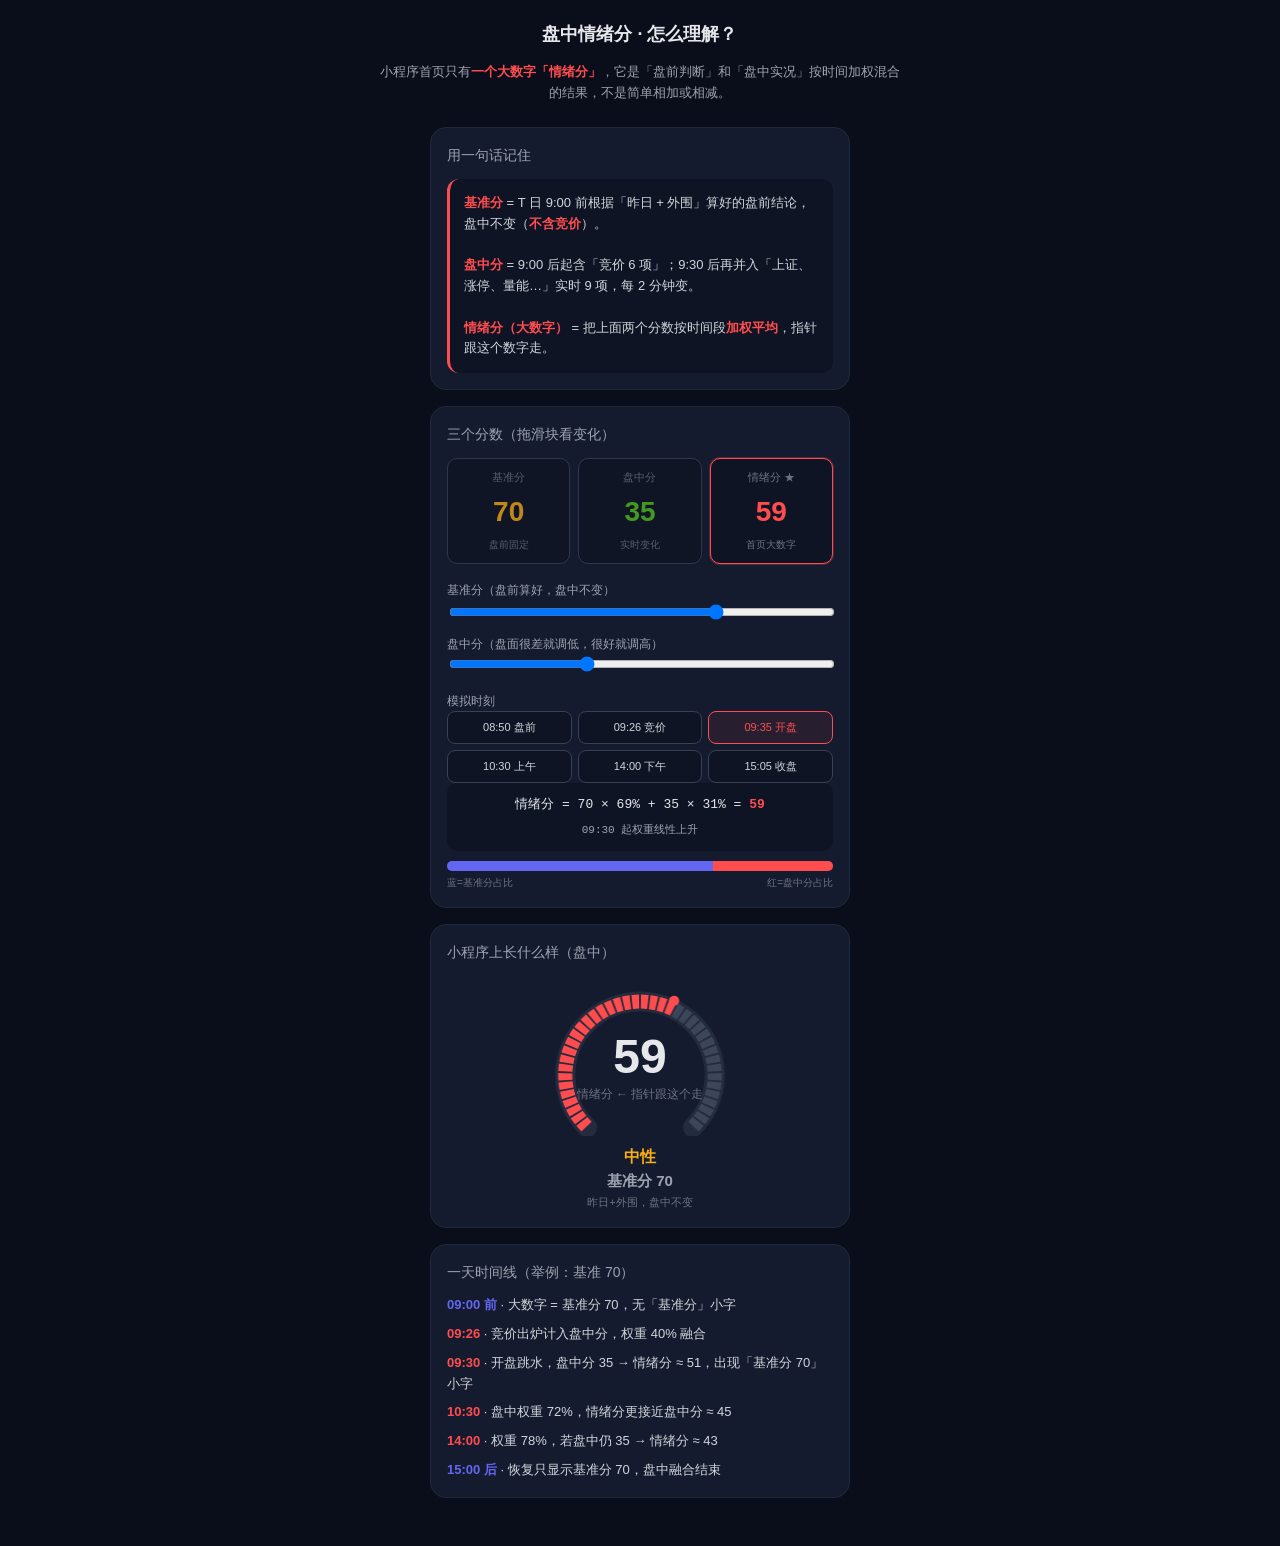
<file: tools/gauge-baseline-preview.html>
<!DOCTYPE html>
<html lang="zh-CN">
<head>
  <meta charset="UTF-8"/>
  <meta name="viewport" content="width=device-width, initial-scale=1"/>
  <title>盘中情绪分 · 交互说明</title>
  <style>
    * { box-sizing: border-box; }
    body {
      margin: 0;
      background: #0a0e1a;
      color: #e5e7eb;
      font-family: -apple-system, BlinkMacSystemFont, "PingFang SC", sans-serif;
      padding: 20px 16px 48px;
      line-height: 1.6;
    }
    h1 { text-align: center; font-size: 18px; font-weight: 600; margin: 0 0 8px; }
    .subtitle { text-align: center; color: #9ca3af; font-size: 13px; margin-bottom: 24px; max-width: 520px; margin-left: auto; margin-right: auto; }
    .layout { max-width: 420px; margin: 0 auto; display: flex; flex-direction: column; gap: 16px; }
    .card {
      background: #151b2e;
      border: 1px solid #1f2937;
      border-radius: 16px;
      padding: 16px;
    }
    .card h2 { font-size: 14px; color: #9ca3af; font-weight: 500; margin: 0 0 12px; }
    .analogy {
      background: #0f1424;
      border-radius: 12px;
      padding: 14px;
      font-size: 13px;
      color: #d1d5db;
      border-left: 3px solid #ff4d4f;
    }
    .analogy strong { color: #ff4d4f; }
    .score-row {
      display: grid;
      grid-template-columns: 1fr 1fr 1fr;
      gap: 8px;
      text-align: center;
      margin-bottom: 12px;
    }
    .score-box {
      background: #0f1424;
      border-radius: 10px;
      padding: 10px 6px;
      border: 1px solid #374151;
    }
    .score-box.highlight { border-color: #ff4d4f; box-shadow: 0 0 0 1px rgba(255,77,79,.25); }
    .score-box.dim { opacity: .75; }
    .score-box .label { font-size: 11px; color: #6b7280; margin-bottom: 4px; }
    .score-box .num { font-size: 28px; font-weight: 700; font-variant-numeric: tabular-nums; }
    .score-box .sub { font-size: 10px; color: #6b7280; margin-top: 2px; }
    .num.red { color: #ff4d4f; }
    .num.yellow { color: #faad14; }
    .num.green { color: #52c41a; }
    .num.blue { color: #1890ff; }
    .formula {
      background: #0f1424;
      border-radius: 10px;
      padding: 12px;
      font-size: 13px;
      text-align: center;
      color: #e5e7eb;
      font-family: ui-monospace, monospace;
    }
    .formula .parts { color: #9ca3af; font-size: 11px; margin-top: 6px; }
    .blend-bar {
      height: 10px;
      border-radius: 999px;
      background: #374151;
      overflow: hidden;
      display: flex;
      margin: 10px 0 4px;
    }
    .blend-bar .baseline { background: #6366f1; }
    .blend-bar .live { background: #ff4d4f; }
    .blend-legend { display: flex; justify-content: space-between; font-size: 10px; color: #6b7280; }
    .gauge-wrap { position: relative; height: 160px; margin-top: 8px; }
    canvas { width: 100%; height: 160px; display: block; }
    .gauge-hub {
      position: absolute; left: 0; right: 0; top: 58%;
      transform: translateY(-50%); text-align: center; pointer-events: none;
    }
    .gauge-big { font-size: 48px; font-weight: 700; line-height: 1; }
    .gauge-label { font-size: 12px; color: #6b7280; margin-top: 4px; }
    .gauge-meta { text-align: center; margin-top: 8px; }
    .gauge-meta .level { font-size: 16px; font-weight: 700; color: #52c41a; }
    .gauge-meta .baseline-hint { font-size: 11px; color: #6b7280; margin-top: 2px; line-height: 1.4; }
    .gauge-meta .baseline-num { font-size: 15px; font-weight: 600; color: #9ca3af; }
    .timeline { display: flex; flex-wrap: wrap; gap: 6px; }
    .timeline button {
      flex: 1 1 30%;
      min-width: 90px;
      padding: 8px 6px;
      border-radius: 8px;
      border: 1px solid #374151;
      background: #0f1424;
      color: #d1d5db;
      font-size: 11px;
      cursor: pointer;
    }
    .timeline button.active { border-color: #ff4d4f; color: #ff4d4f; background: rgba(255,77,79,.08); }
  </style>
</head>
<body>
  <h1>盘中情绪分 · 怎么理解？</h1>
  <p class="subtitle">小程序首页只有<strong style="color:#ff4d4f">一个大数字「情绪分」</strong>，它是「盘前判断」和「盘中实况」按时间加权混合的结果，不是简单相加或相减。</p>

  <div class="layout">
    <div class="card">
      <h2>用一句话记住</h2>
      <div class="analogy">
        <strong>基准分</strong> = T 日 9:00 前根据「昨日 + 外围」算好的盘前结论，盘中不变（<strong>不含竞价</strong>）。<br><br>
        <strong>盘中分</strong> = 9:00 后起含「竞价 6 项」；9:30 后再并入「上证、涨停、量能…」实时 9 项，每 2 分钟变。<br><br>
        <strong>情绪分（大数字）</strong> = 把上面两个分数按时间段<strong>加权平均</strong>，指针跟这个数字走。
      </div>
    </div>

    <div class="card">
      <h2>三个分数（拖滑块看变化）</h2>
      <div class="score-row">
        <div class="score-box dim">
          <div class="label">基准分</div>
          <div class="num yellow" id="nBaseline">70</div>
          <div class="sub">盘前固定</div>
        </div>
        <div class="score-box dim">
          <div class="label">盘中分</div>
          <div class="num green" id="nLive">35</div>
          <div class="sub">实时变化</div>
        </div>
        <div class="score-box highlight">
          <div class="label">情绪分 ★</div>
          <div class="num red" id="nDisplay">51</div>
          <div class="sub">首页大数字</div>
        </div>
      </div>

      <label style="font-size:12px;color:#9ca3af">基准分（盘前算好，盘中不变）</label>
      <input type="range" id="sBaseline" min="0" max="100" value="70" style="width:100%"/>
      <label style="font-size:12px;color:#9ca3af;margin-top:8px;display:block">盘中分（盘面很差就调低，很好就调高）</label>
      <input type="range" id="sLive" min="0" max="100" value="35" style="width:100%"/>

      <label style="font-size:12px;color:#9ca3af;margin-top:12px;display:block">模拟时刻</label>
      <div class="timeline" id="timeline"></div>

      <div class="formula" id="formulaBox">
        情绪分 = 70 × 45% + 35 × 55% = <strong style="color:#ff4d4f">51</strong>
        <div class="parts">09:30–09:59 · 盘中权重 55%</div>
      </div>
      <div class="blend-bar">
        <div class="baseline" id="barBase" style="width:45%"></div>
        <div class="live" id="barLive" style="width:55%"></div>
      </div>
      <div class="blend-legend">
        <span>蓝=基准分占比</span>
        <span>红=盘中分占比</span>
      </div>
    </div>

    <div class="card">
      <h2>小程序上长什么样（盘中）</h2>
      <div class="gauge-wrap">
        <canvas id="gauge" width="380" height="160"></canvas>
        <div class="gauge-hub">
          <div class="gauge-big red" id="gaugeNum">51</div>
          <div class="gauge-label">情绪分 ← 指针跟这个走</div>
        </div>
      </div>
      <div class="gauge-meta">
        <div class="level" id="gaugeLevel">偏谨慎</div>
        <div class="baseline-num" id="gaugeHintNum">基准分 70</div>
        <div class="baseline-hint" id="gaugeHint">昨日+外围，盘中不变</div>
      </div>
    </div>

    <div class="card">
      <h2>一天时间线（举例：基准 70）</h2>
      <div style="font-size:13px;color:#d1d5db">
        <p style="margin:0 0 8px"><strong style="color:#6366f1">09:00 前</strong> · 大数字 = 基准分 70，无「基准分」小字</p>
        <p style="margin:0 0 8px"><strong style="color:#ff4d4f">09:26</strong> · 竞价出炉计入盘中分，权重 40% 融合</p>
        <p style="margin:0 0 8px"><strong style="color:#ff4d4f">09:30</strong> · 开盘跳水，盘中分 35 → 情绪分 ≈ 51，出现「基准分 70」小字</p>
        <p style="margin:0 0 8px"><strong style="color:#ff4d4f">10:30</strong> · 盘中权重 72%，情绪分更接近盘中分 ≈ 45</p>
        <p style="margin:0 0 8px"><strong style="color:#ff4d4f">14:00</strong> · 权重 78%，若盘中仍 35 → 情绪分 ≈ 43</p>
        <p style="margin:0"><strong style="color:#6366f1">15:00 后</strong> · 恢复只显示基准分 70，盘中融合结束</p>
      </div>
    </div>
  </div>

  <script>
    const START = Math.PI * 3 / 4, SW = Math.PI * 3 / 2
    const SLOTS = [
      { id: 'pre', label: '08:50 盘前', hm: 8 * 60 + 50, hint: '无融合，大数字=基准分' },
      { id: 'auc', label: '09:26 竞价', hm: 9 * 60 + 26, hint: '09:00–09:29 · 盘中权重 30%' },
      { id: 'open', label: '09:35 开盘', hm: 9 * 60 + 35, hint: '09:30 起权重线性上升' },
      { id: 'mid', label: '10:30 上午', hm: 10 * 60 + 30, hint: '盘中权重约 40%' },
      { id: 'late', label: '14:00 下午', hm: 14 * 60, hint: '盘中权重约 75%' },
      { id: 'close', label: '15:05 收盘', hm: 15 * 60 + 5, hint: '融合结束，大数字=基准分' },
    ]
    let slot = SLOTS[2]

    function displayBlendWeight(hm) {
      if (hm < 9 * 60 || hm > 15 * 60) return 0
      if (hm < 9 * 60 + 30) return 0.30
      const start = 9 * 60 + 30, end = 15 * 60
      const wStart = 0.30, wEnd = 0.85
      if (hm >= end) return wEnd
      return wStart + (hm - start) / (end - start) * (wEnd - wStart)
    }

    function blendW(w) { return Math.max(0, Math.min(1, w)) }
    function calcDisplay(b, l, w) {
      w = blendW(w)
      if (w <= 0) return b
      return Math.round(b * (1 - w) + l * w)
    }
    function levelMeta(s) {
      if (s >= 90) return { label: '狂热', cls: 'red' }
      if (s >= 80) return { label: '高潮', cls: 'red' }
      if (s >= 60) return { label: '偏乐观', cls: 'red' }
      if (s >= 40) return { label: '中性', cls: 'yellow' }
      if (s >= 20) return { label: '偏谨慎', cls: 'green' }
      return { label: '冰点', cls: 'blue' }
    }
    function drawGauge(score) {
      const c = document.getElementById('gauge'), ctx = c.getContext('2d')
      const w = c.width, h = c.height, cx = w/2, cy = h*0.62, r = Math.min(w*0.4,h*0.46), bw = 14, s = score
      ctx.clearRect(0,0,w,h)
      const arc = (f,t,col,lw,cap) => { ctx.beginPath(); ctx.arc(cx,cy,r,f,t,false); ctx.lineWidth=lw; ctx.lineCap=cap||'butt'; ctx.strokeStyle=col; ctx.stroke() }
      arc(START, START+SW, '#232b3e', bw+6, 'round')
      for (let i=0;i<40;i++) {
        const a0=START+(i/40)*SW+0.012, a1=START+((i+1)/40)*SW-0.012, v=((i+0.5)/40)*100
        arc(a0,a1, v<=s?'#ff4d4f':'#3d4659', bw)
      }
      const pa = START + (s/100)*SW
      const tipR = r+bw/2+1, tipX = cx+tipR*Math.cos(pa), tipY = cy+tipR*Math.sin(pa)
      ctx.beginPath(); ctx.arc(tipX,tipY,5,0,7); ctx.fillStyle='#ff4d4f'; ctx.fill()
    }
    function renderTimeline() {
      const box = document.getElementById('timeline')
      box.innerHTML = SLOTS.map(s =>
        `<button type="button" class="${s.id===slot.id?'active':''}" data-id="${s.id}">${s.label}</button>`
      ).join('')
      box.querySelectorAll('button').forEach(btn => {
        btn.onclick = () => { slot = SLOTS.find(x => x.id === btn.dataset.id); renderTimeline(); update() }
      })
    }
    function update() {
      const b = +document.getElementById('sBaseline').value
      const l = +document.getElementById('sLive').value
      const w = displayBlendWeight(slot.hm)
      const d = calcDisplay(b, l, w)
      const pctBase = Math.round((1-w)*100)
      const pctLive = Math.round(w*100)

      document.getElementById('nBaseline').textContent = b
      document.getElementById('nLive').textContent = l
      document.getElementById('nDisplay').textContent = d
      document.getElementById('gaugeNum').textContent = d

      const meta = levelMeta(d)
      document.getElementById('gaugeLevel').textContent = meta.label
      document.getElementById('gaugeLevel').style.color = d>=60?'#ff4d4f':d>=40?'#faad14':'#52c41a'

      const hintNum = document.getElementById('gaugeHintNum')
      const hint = document.getElementById('gaugeHint')
      if (w > 0) {
        hintNum.textContent = `基准分 ${b}`
        hint.textContent = '昨日+外围，盘中不变'
        hintNum.style.display = hint.style.display = 'block'
      } else {
        hintNum.style.display = hint.style.display = 'none'
      }

      if (w > 0) {
        document.getElementById('formulaBox').innerHTML =
          `情绪分 = ${b} × ${pctBase}% + ${l} × ${pctLive}% = <strong style="color:#ff4d4f">${d}</strong>` +
          `<div class="parts">${slot.hint}</div>`
      } else {
        document.getElementById('formulaBox').innerHTML =
          `情绪分 = 基准分 = <strong style="color:#ff4d4f">${b}</strong>` +
          `<div class="parts">${slot.hint}</div>`
      }
      document.getElementById('barBase').style.width = pctBase + '%'
      document.getElementById('barLive').style.width = pctLive + '%'
      drawGauge(w > 0 ? d : b)
    }
    document.getElementById('sBaseline').oninput = update
    document.getElementById('sLive').oninput = update
    renderTimeline()
    update()
  </script>
</body>
</html>
</file>
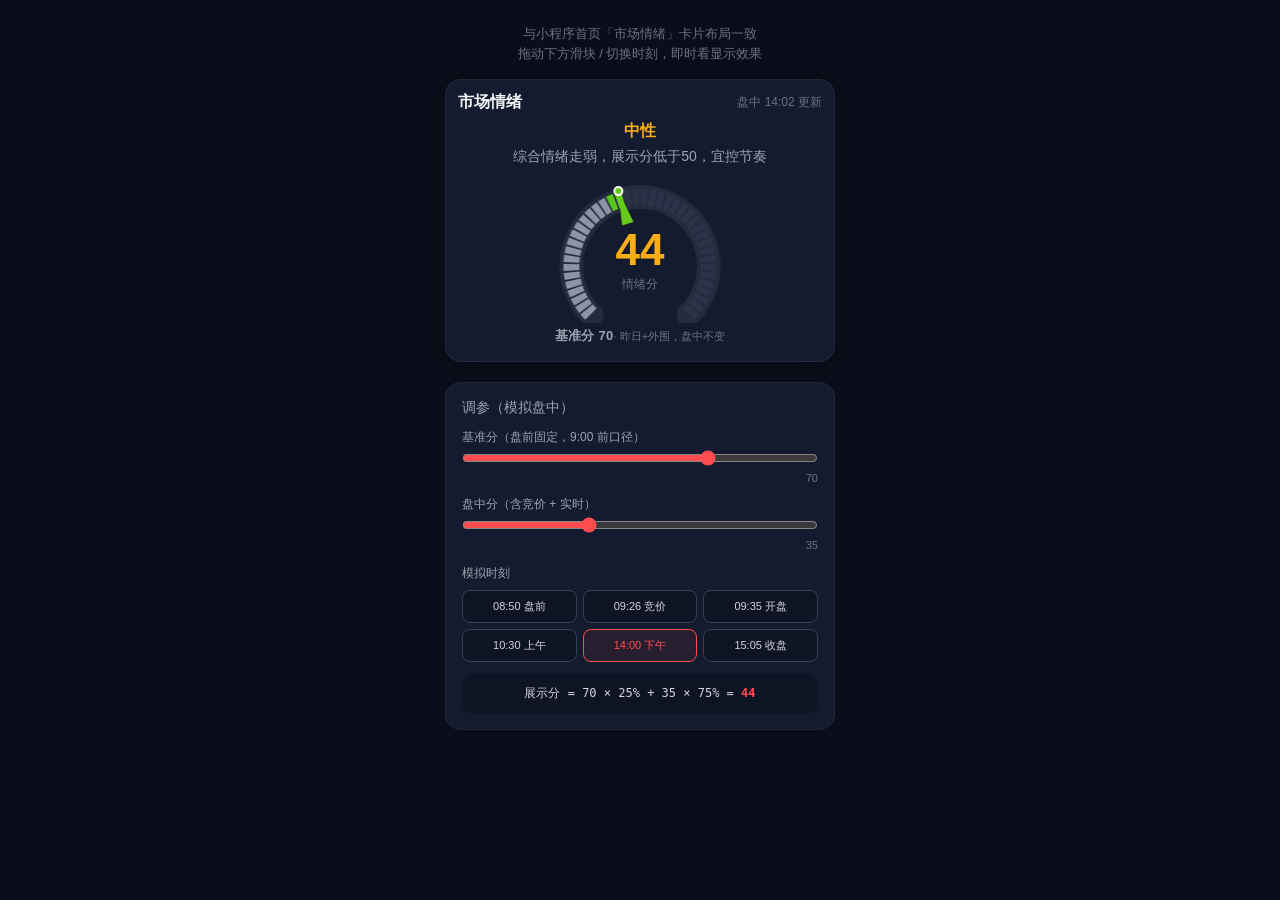
<file: tools/gauge-home-mock.html>
<!DOCTYPE html>
<html lang="zh-CN">
<head>
  <meta charset="UTF-8"/>
  <meta name="viewport" content="width=device-width, initial-scale=1, maximum-scale=1"/>
  <title>首页仪表盘 · 显示效果预览</title>
  <style>
    * { box-sizing: border-box; margin: 0; padding: 0; }
    body {
      background: #0a0e1a;
      color: #e5e7eb;
      font-family: -apple-system, BlinkMacSystemFont, "PingFang SC", "Helvetica Neue", sans-serif;
      padding: 24px 16px 48px;
      min-height: 100vh;
    }
    .page { max-width: 390px; margin: 0 auto; }
    .hint-top {
      text-align: center;
      font-size: 13px;
      color: #6b7280;
      margin-bottom: 16px;
      line-height: 1.5;
    }
  /* 对齐 pages/index/index.wxss + mr-card */
    .gauge-card {
      background: #151b2e;
      border: 1px solid rgba(255,255,255,.06);
      border-radius: 16px;
      padding: 12px;
      margin-bottom: 20px;
      box-shadow: 0 4px 24px rgba(0,0,0,.25);
    }
    .gauge-head {
      display: flex;
      justify-content: space-between;
      align-items: center;
      margin-bottom: 4px;
    }
    .gauge-title { font-size: 16px; font-weight: 600; color: #f3f4f6; }
    .gauge-time { font-size: 12px; color: #6b7280; }
    .gauge-level-row { text-align: center; padding: 4px 0 6px; }
    .gauge-level {
      display: block;
      font-size: 16px;
      font-weight: 700;
      line-height: 1.3;
    }
    .gauge-level.optimistic { color: #ff4d4f; }
    .gauge-level.climax { color: #ff4d4f; }
    .gauge-level.frenzy { color: #cf1322; }
    .gauge-level.neutral { color: #faad14; }
    .gauge-level.caution { color: #52c41a; }
    .gauge-level.cold { color: #1890ff; }
    /* 30rpx ≈ 15px @375 */
    .gauge-baseline-row {
      display: flex;
      flex-wrap: wrap;
      align-items: baseline;
      justify-content: center;
      margin-bottom: 4px;
    }
    .gauge-baseline {
      font-size: 13px;
      font-weight: 600;
      color: #9ca3af;
      letter-spacing: 0.25px;
    }
    .gauge-baseline-hint {
      font-size: 11px;
      font-weight: 400;
      color: #6b7280;
    }
    .gauge-foot {
      text-align: center;
      padding: 4px 4px 0;
    }
    .gauge-desc {
      display: block;
      font-size: 14px;
      font-weight: 400;
      color: #9ca3af;
      margin-top: 4px;
      line-height: 1.5;
      padding: 0 4px;
    }
    .gauge-body { position: relative; height: 150px; }
    canvas { width: 100%; height: 150px; display: block; }
    .gauge-hub {
      position: absolute;
      left: 0; right: 0;
      top: 58%;
      transform: translateY(-50%);
      display: flex;
      flex-direction: column;
      align-items: center;
      pointer-events: none;
      z-index: 2;
    }
    /* 88rpx ≈ 44px */
    .gauge-score {
      font-size: 44px;
      font-weight: 700;
      line-height: 1;
      font-variant-numeric: tabular-nums;
    }
    .gauge-score.optimistic { color: #ff4d4f; }
    .gauge-score.climax { color: #ff4d4f; }
    .gauge-score.frenzy { color: #cf1322; }
    .gauge-score.neutral { color: #faad14; }
    .gauge-score.caution { color: #52c41a; }
    .gauge-score.cold { color: #1890ff; }
  /* 24rpx ≈ 12px */
    .gauge-score-label {
      font-size: 12px;
      font-weight: 500;
      color: #6b7280;
      margin-top: 4px;
    }
    .controls {
      background: #151b2e;
      border: 1px solid #1f2937;
      border-radius: 16px;
      padding: 16px;
    }
    .controls h2 { font-size: 14px; color: #9ca3af; font-weight: 500; margin-bottom: 12px; }
    .ctrl-row { margin-bottom: 12px; }
    .ctrl-row label { display: block; font-size: 12px; color: #9ca3af; margin-bottom: 4px; }
    .ctrl-row input[type=range] { width: 100%; accent-color: #ff4d4f; }
    .ctrl-val { font-size: 11px; color: #6b7280; text-align: right; margin-top: 2px; }
    .timeline { display: flex; flex-wrap: wrap; gap: 6px; margin-top: 8px; }
    .timeline button {
      flex: 1 1 28%;
      min-width: 72px;
      padding: 8px 4px;
      border-radius: 8px;
      border: 1px solid #374151;
      background: #0f1424;
      color: #d1d5db;
      font-size: 11px;
      cursor: pointer;
    }
    .timeline button.active {
      border-color: #ff4d4f;
      color: #ff4d4f;
      background: rgba(255,77,79,.08);
    }
    .formula {
      margin-top: 12px;
      padding: 10px;
      background: #0f1424;
      border-radius: 10px;
      font-size: 12px;
      text-align: center;
      color: #d1d5db;
      font-family: ui-monospace, monospace;
      line-height: 1.6;
    }
    .formula strong { color: #ff4d4f; }
  </style>
</head>
<body>
  <div class="page">
    <p class="hint-top">与小程序首页「市场情绪」卡片布局一致<br/>拖动下方滑块 / 切换时刻，即时看显示效果</p>

    <div class="gauge-card">
      <div class="gauge-head">
        <span class="gauge-title">市场情绪</span>
        <span class="gauge-time" id="genTime">盘中 14:02 更新</span>
      </div>

      <div class="gauge-level-row">
        <span class="gauge-level neutral" id="levelLabel">中性</span>
        <span class="gauge-desc" id="positionDesc">综合情绪中性偏暖，注意分化</span>
      </div>

      <div class="gauge-body">
        <canvas id="gauge" width="366" height="150"></canvas>
        <div class="gauge-hub">
          <span class="gauge-score neutral" id="displayScore">44</span>
          <span class="gauge-score-label">情绪分</span>
        </div>
      </div>

      <div class="gauge-foot" id="baselineRow">
        <div class="gauge-baseline-row">
          <span class="gauge-baseline" id="baselineLine">基准分 70</span>
          <span class="gauge-baseline-hint"> · 昨日+外围，盘中不变</span>
        </div>
      </div>
    </div>

    <div class="controls">
      <h2>调参（模拟盘中）</h2>
      <div class="ctrl-row">
        <label>基准分（盘前固定，9:00 前口径）</label>
        <input type="range" id="sBaseline" min="0" max="100" value="70"/>
        <div class="ctrl-val" id="vBaseline">70</div>
      </div>
      <div class="ctrl-row">
        <label>盘中分（含竞价 + 实时）</label>
        <input type="range" id="sLive" min="0" max="100" value="35"/>
        <div class="ctrl-val" id="vLive">35</div>
      </div>
      <label style="font-size:12px;color:#9ca3af">模拟时刻</label>
      <div class="timeline" id="timeline"></div>
      <div class="formula" id="formula"></div>
    </div>
  </div>

  <script>
    const START = Math.PI * 3 / 4, SW = Math.PI * 3 / 2
    const SLOTS = [
      { id: 'pre', label: '08:50 盘前', hm: 8 * 60 + 50, time: '今日 08:50 更新' },
      { id: 'auc', label: '09:26 竞价', hm: 9 * 60 + 26, time: '竞价 09:26 更新' },
      { id: 'open', label: '09:35 开盘', hm: 9 * 60 + 35, time: '盘中 09:35 更新' },
      { id: 'mid', label: '10:30 上午', hm: 10 * 60 + 30, time: '盘中 10:30 更新' },
      { id: 'late', label: '14:00 下午', hm: 14 * 60, time: '盘中 14:02 更新' },
      { id: 'close', label: '15:05 收盘', hm: 15 * 60 + 5, time: '今日 15:05 更新' },
    ]
    let slot = SLOTS[4]

    function displayBlendWeight(hm) {
      if (hm < 9 * 60 || hm > 15 * 60) return 0
      if (hm < 9 * 60 + 30) return 0.30
      const start = 9 * 60 + 30, end = 15 * 60
      const wStart = 0.30, wEnd = 0.85
      if (hm >= end) return wEnd
      return wStart + (hm - start) / (end - start) * (wEnd - wStart)
    }

    function colorAt(t, stops) {
      t = Math.max(0, Math.min(1, t))
      let i = 0
      while (i < stops.length - 1 && t > stops[i + 1].pos) i++
      const a = stops[i], b = stops[Math.min(i + 1, stops.length - 1)]
      if (a.pos === b.pos) return a.color
      const f = (t - a.pos) / (b.pos - a.pos)
      const parse = c => { const h = c.replace('#', ''); return [parseInt(h.slice(0,2),16), parseInt(h.slice(2,4),16), parseInt(h.slice(4,6),16)] }
      const [r1,g1,b1] = parse(a.color), [r2,g2,b2] = parse(b.color)
      return `rgb(${Math.round(r1+(r2-r1)*f)},${Math.round(g1+(g2-g1)*f)},${Math.round(b1+(b2-b1)*f)})`
    }
    function segColor(v, on) {
      if (!on) return v < 40 ? '#3d4659' : '#2a3348'
      if (v < 40) return '#8b95a5'
      if (v <= 80) return colorAt((v-40)/40, [
        {pos:0,color:'#52c41a'},{pos:0.4,color:'#a0d911'},{pos:0.7,color:'#faad14'},{pos:1,color:'#ff7a45'}
      ])
      return colorAt((v-80)/20, [{pos:0,color:'#ff7a45'},{pos:0.5,color:'#ff4d4f'},{pos:1,color:'#cf1322'}])
    }
    function levelMeta(s) {
      if (s >= 90) return { label: '狂热', cls: 'frenzy' }
      if (s >= 80) return { label: '高潮', cls: 'climax' }
      if (s >= 60) return { label: '偏乐观', cls: 'optimistic' }
      if (s >= 40) return { label: '中性', cls: 'neutral' }
      if (s >= 20) return { label: '偏谨慎', cls: 'caution' }
      return { label: '冰点', cls: 'cold' }
    }
    function positionDesc(s, empty) {
      if (empty) return '综合情绪走弱，展示分低于50，宜控节奏'
      if (s >= 61) return '综合情绪偏强，接力结构尚可'
      if (s >= 41) return '综合情绪中性偏暖，注意分化'
      if (s >= 21) return '综合情绪偏谨慎，短线结构一般'
      return '综合情绪偏弱，宜控节奏'
    }
    function calcDisplay(b, l, w) {
      w = Math.max(0, Math.min(1, w))
      return w <= 0 ? b : Math.round(b * (1 - w) + l * w)
    }
    function drawGauge(score) {
      const c = document.getElementById('gauge'), ctx = c.getContext('2d')
      const w = c.width, h = c.height, cx = w/2, cy = h*0.62, r = Math.min(w*0.4,h*0.46), bw = 16, s = score
      ctx.clearRect(0,0,w,h)
      const arc = (f,t,col,lw,cap) => { ctx.beginPath(); ctx.arc(cx,cy,r,f,t,false); ctx.lineWidth=lw; ctx.lineCap=cap||'butt'; ctx.strokeStyle=col; ctx.stroke() }
      arc(START, START+SW, '#232b3e', bw+8, 'round')
      for (let i=0;i<40;i++) {
        const a0=START+(i/40)*SW+0.012, a1=START+((i+1)/40)*SW-0.012, v=((i+0.5)/40)*100
        arc(a0,a1, segColor(v, v<=s), bw)
      }
      const pa = START + (s/100)*SW
      const tipR = r+bw/2+1, tipX = cx+tipR*Math.cos(pa), tipY = cy+tipR*Math.sin(pa)
      const baseR = r-bw/2-8, baseX = cx+baseR*Math.cos(pa), baseY = cy+baseR*Math.sin(pa)
      const col = segColor(s, true), px = Math.cos(pa), py = Math.sin(pa), nx = -py, ny = px
      ctx.beginPath(); ctx.moveTo(tipX,tipY); ctx.lineTo(baseX+nx*6-px*9,baseY+ny*6-py*9); ctx.lineTo(baseX-nx*6-px*9,baseY-ny*6-py*9); ctx.closePath(); ctx.fillStyle=col; ctx.fill()
      ctx.beginPath(); ctx.arc(tipX,tipY,5,0,7); ctx.fillStyle='#fff'; ctx.fill()
      ctx.beginPath(); ctx.arc(tipX,tipY,3,0,7); ctx.fillStyle=col; ctx.fill()
    }
    function renderTimeline() {
      const box = document.getElementById('timeline')
      box.innerHTML = SLOTS.map(s => `<button type="button" class="${s.id===slot.id?'active':''}" data-id="${s.id}">${s.label}</button>`).join('')
      box.querySelectorAll('button').forEach(btn => {
        btn.onclick = () => { slot = SLOTS.find(x => x.id === btn.dataset.id); renderTimeline(); update() }
      })
    }
    function update() {
      const b = +document.getElementById('sBaseline').value
      const l = +document.getElementById('sLive').value
      const w = displayBlendWeight(slot.hm)
      const d = calcDisplay(b, l, w)
      const liveMode = w > 0
      const meta = levelMeta(d)

      document.getElementById('vBaseline').textContent = b
      document.getElementById('vLive').textContent = l
      document.getElementById('genTime').textContent = slot.time

      const levelEl = document.getElementById('levelLabel')
      levelEl.textContent = meta.label
      levelEl.className = 'gauge-level ' + meta.cls

      const baseRow = document.getElementById('baselineRow')
      if (liveMode) {
        document.getElementById('baselineLine').textContent = '基准分 ' + b
        baseRow.style.display = 'block'
      } else {
        baseRow.style.display = 'none'
      }

      document.getElementById('positionDesc').textContent = positionDesc(d, d < 50)

      const scoreEl = document.getElementById('displayScore')
      scoreEl.textContent = d
      scoreEl.className = 'gauge-score ' + meta.cls

      const pctB = Math.round((1-w)*100), pctL = Math.round(w*100)
      document.getElementById('formula').innerHTML = liveMode
        ? `展示分 = ${b} × ${pctB}% + ${l} × ${pctL}% = <strong>${d}</strong>`
        : `展示分 = 基准分 = <strong>${d}</strong>（${slot.label}，无融合）`

      drawGauge(liveMode ? d : b)
    }
    document.getElementById('sBaseline').oninput = update
    document.getElementById('sLive').oninput = update
    renderTimeline()
    update()
  </script>
</body>
</html>
</file>
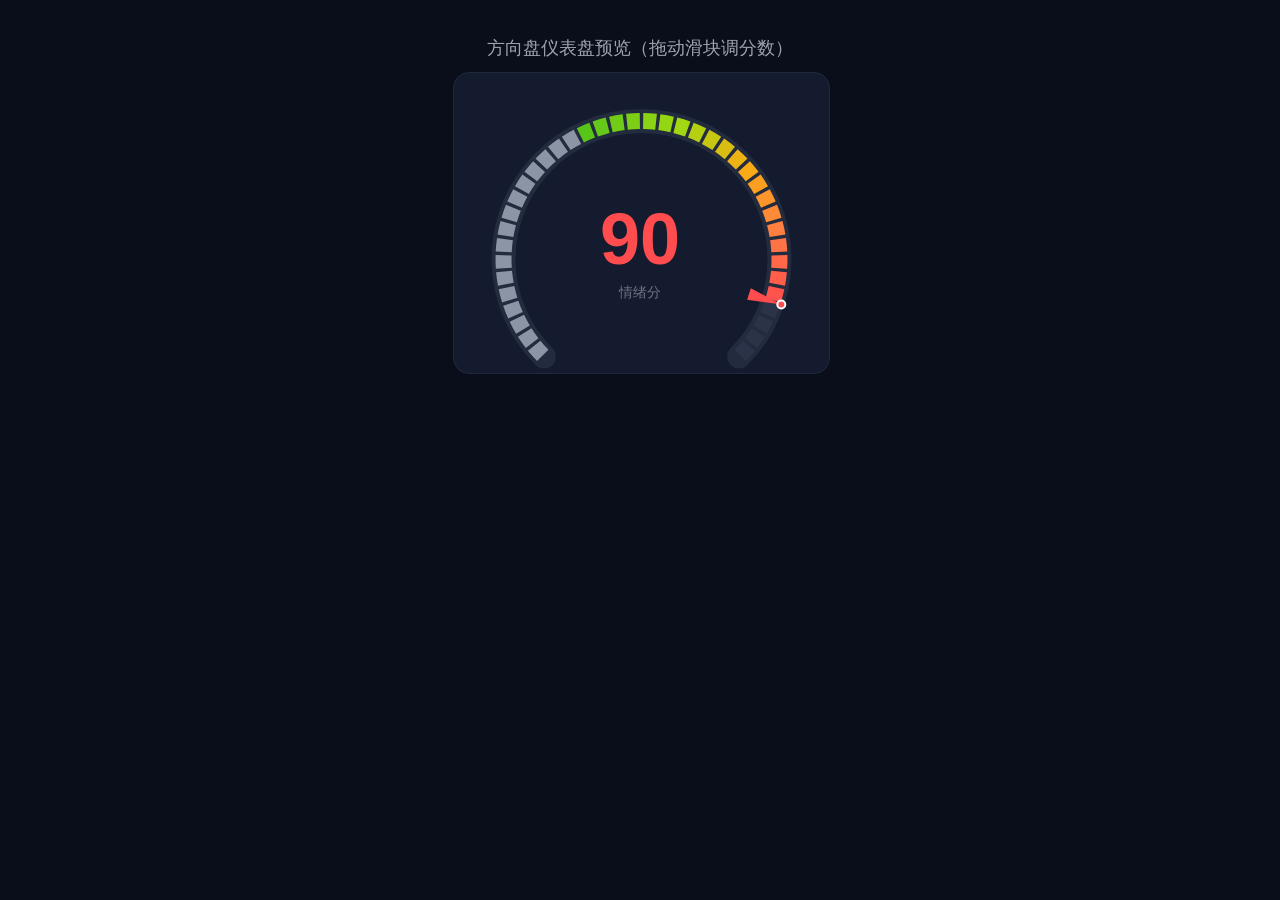
<file: tools/gauge-preview-80.html>
<!DOCTYPE html>
<html lang="zh-CN">
<head>
  <meta charset="UTF-8"/>
  <title>情绪分 90 预览</title>
  <style>
    body { margin: 0; background: #0a0e1a; color: #fff; font-family: sans-serif; display: flex; flex-direction: column; align-items: center; padding: 24px; }
    h1 { font-size: 18px; color: #9ca3af; font-weight: normal; }
    canvas { background: #151b2e; border-radius: 16px; border: 1px solid #1f2937; max-width: 375px; width: 100%; }
    .score { font-size: 72px; font-weight: 800; color: #ff4d4f; margin-top: -180px; pointer-events: none; }
    .label { color: #6b7280; font-size: 14px; margin-top: 4px; }
    .wrap { position: relative; text-align: center; max-width: 375px; width: 100%; }
    input { margin-top: 16px; width: 200px; }
  </style>
</head>
<body>
  <h1>方向盘仪表盘预览（拖动滑块调分数）</h1>
  <div class="wrap">
    <canvas id="c" width="375" height="300"></canvas>
    <div id="scoreText" class="score">90</div>
    <div class="label">情绪分</div>
  </div>
  <input type="range" id="slider" min="0" max="100" value="90"/>
  <script>
    const START = Math.PI * 3 / 4, SW = Math.PI * 3 / 2
    function colorAt(t, stops) {
      t = Math.max(0, Math.min(1, t))
      let i = 0
      while (i < stops.length - 1 && t > stops[i + 1].pos) i++
      const a = stops[i], b = stops[Math.min(i + 1, stops.length - 1)]
      if (a.pos === b.pos) return a.color
      const f = (t - a.pos) / (b.pos - a.pos)
      const parse = c => { const h = c.replace('#', ''); return [parseInt(h.slice(0, 2), 16), parseInt(h.slice(2, 4), 16), parseInt(h.slice(4, 6), 16)] }
      const [r1, g1, b1] = parse(a.color), [r2, g2, b2] = parse(b.color)
      return `rgb(${Math.round(r1 + (r2 - r1) * f)},${Math.round(g1 + (g2 - g1) * f)},${Math.round(b1 + (b2 - b1) * f)})`
    }
    function segColor(v, on) {
      if (!on) return v < 40 ? '#3d4659' : '#2a3348'
      if (v < 40) return '#8b95a5'
      if (v <= 80) return colorAt((v - 40) / 40, [{ pos: 0, color: '#52c41a' }, { pos: 0.4, color: '#a0d911' }, { pos: 0.7, color: '#faad14' }, { pos: 1, color: '#ff7a45' }])
      return colorAt((v - 80) / 20, [{ pos: 0, color: '#ff7a45' }, { pos: 0.5, color: '#ff4d4f' }, { pos: 1, color: '#cf1322' }])
    }
    function draw(score) {
      const c = document.getElementById('c'), ctx = c.getContext('2d'), w = c.width, h = c.height
      const cx = w / 2, cy = h * 0.62, r = Math.min(w * 0.4, h * 0.46), bw = 16, s = score
      ctx.clearRect(0, 0, w, h)
      const arc = (f, t, col, lw, cap) => { ctx.beginPath(); ctx.arc(cx, cy, r, f, t, false); ctx.lineWidth = lw; ctx.lineCap = cap || 'butt'; ctx.strokeStyle = col; ctx.stroke() }
      arc(START, START + SW, '#232b3e', bw + 8, 'round')
      for (let i = 0; i < 40; i++) {
        const a0 = START + (i / 40) * SW + 0.012, a1 = START + ((i + 1) / 40) * SW - 0.012, v = ((i + 0.5) / 40) * 100
        arc(a0, a1, segColor(v, v <= s), bw)
      }
      const pa = START + (s / 100) * SW
      const tipR = r + bw / 2 + 1, tipX = cx + tipR * Math.cos(pa), tipY = cy + tipR * Math.sin(pa)
      const baseR = r - bw / 2 - 8, baseX = cx + baseR * Math.cos(pa), baseY = cy + baseR * Math.sin(pa)
      const col = segColor(s, true), px = Math.cos(pa), py = Math.sin(pa), nx = -py, ny = px
      ctx.beginPath(); ctx.moveTo(tipX, tipY); ctx.lineTo(baseX + nx * 6 - px * 9, baseY + ny * 6 - py * 9); ctx.lineTo(baseX - nx * 6 - px * 9, baseY - ny * 6 - py * 9); ctx.closePath(); ctx.fillStyle = col; ctx.fill()
      ctx.beginPath(); ctx.arc(tipX, tipY, 5, 0, 7); ctx.fillStyle = '#fff'; ctx.fill()
      ctx.beginPath(); ctx.arc(tipX, tipY, 3, 0, 7); ctx.fillStyle = col; ctx.fill()
      document.getElementById('scoreText').textContent = s
    }
    draw(90)
    document.getElementById('slider').oninput = e => draw(+e.target.value)
  </script>
</body>
</html>
</file>
<file: css/app.css>
*,
*::before,
*::after {
  box-sizing: border-box;
  margin: 0;
  padding: 0;
}

:root {
  --bg: #0b1020;
  --card: #151b2b;
  --cell: #101625;
  --border: rgba(205, 215, 232, 0.075);
  --text: #d8deea;
  --muted: #8f9bad;
  --dim: #657083;
  --red: #f87171;
  --green: #4ade80;
  --amber: #fbbf24;
  --blue: #60a5fa;
  --max-w: 480px;
  /* Named state color tokens (hex so rgba() can reference the names) */
  --state-frenzy: #ef4444;
  --state-weak: #38bdf8;
}

/* ── Per-state color token ───────────────────────────────────────
   Set --s-color on any element carrying a state class.
   Elements that use color: var(--s-color) pick it up automatically.
   ──────────────────────────────────────────────────────────────── */
.frenzy                { --s-color: var(--state-frenzy); }
.climax, .optimistic   { --s-color: var(--red); }
.neutral               { --s-color: var(--amber); }
.caution               { --s-color: var(--green); }
.weak                  { --s-color: var(--state-weak); }
.cold                  { --s-color: var(--blue); }
.calculating           { --s-color: var(--muted); }

/* Consolidated state-color rule — replaces ~50 lines of repetitive selectors */
.gauge-level,
.longkong-state-hero,
.longkong-state-active,
.longkong-state-level,
.longkong-state-desc,
.longkong-state-subdesc,
.gauge-score,
.history-table .score,
.history-table .level,
.longkong-light.is-active {
  color: var(--s-color, inherit);
}

html {
  -webkit-text-size-adjust: 100%;
}

body {
  background: var(--bg);
  color: var(--text);
  font-family: -apple-system, BlinkMacSystemFont, "PingFang SC", "Helvetica Neue", sans-serif;
  line-height: 1.5;
  min-height: 100vh;
}

a {
  color: inherit;
  text-decoration: none;
}

.page {
  max-width: var(--max-w);
  margin: 0 auto;
  padding: 16px 16px 80px;
}

.site-header {
  display: flex;
  align-items: center;
  justify-content: space-between;
  gap: 12px;
  margin-bottom: 16px;
  padding-bottom: 12px;
  border-bottom: 1px solid var(--border);
}

.brand {
  display: flex;
  align-items: center;
  gap: 10px;
}

.brand-logo {
  width: 32px;
  height: 32px;
  border-radius: 8px;
  flex-shrink: 0;
  display: block;
  object-fit: cover;
}

.brand-name {
  font-size: 18px;
  font-weight: 700;
}

.header-actions {
  display: flex;
  align-items: center;
  gap: 8px;
}

.header-date {
  font-size: 12px;
  color: var(--muted);
  white-space: nowrap;
}

.nav-link {
  font-size: 13px;
  color: var(--muted);
  padding: 6px 10px;
  border-radius: 8px;
  border: 1px solid var(--border);
}

.nav-link.active {
  color: var(--red);
  border-color: rgba(248, 113, 113, 0.3);
  background: rgba(248, 113, 113, 0.08);
}

.btn-icon {
  border: 1px solid var(--border);
  background: var(--card);
  color: var(--muted);
  border-radius: 8px;
  padding: 6px 10px;
  font-size: 13px;
  cursor: pointer;
}

.hero-intro {
  margin: 0 0 14px;
  padding: 12px 14px;
  border: 1px solid rgba(205, 215, 232, 0.09);
  border-left: 3px solid rgba(248, 113, 113, 0.72);
  border-radius: 10px;
  background: linear-gradient(135deg, rgba(21, 27, 43, 0.86), rgba(16, 22, 37, 0.78));
}

.hero-kicker {
  font-size: 15px;
  font-weight: 700;
  color: #eef2f8;
  line-height: 1.45;
}

.hero-copy {
  margin-top: 5px;
  font-size: 13px;
  color: var(--muted);
  line-height: 1.6;
}

.card {
  background: var(--card);
  border: 1px solid var(--border);
  border-radius: 16px;
  box-shadow: 0 4px 20px rgba(0, 0, 0, 0.2);
}

.quote-bar {
  padding: 16px;
  margin-bottom: 16px;
  text-align: left;
}

.pill {
  display: inline-block;
  font-size: 11px;
  color: var(--red);
  border: 1px solid rgba(248, 113, 113, 0.24);
  border-radius: 999px;
  padding: 2px 10px;
  margin-bottom: 10px;
}

.quote-text {
  font-size: 15px;
  color: #cfd5e0;
  line-height: 1.65;
}

.quote-author {
  margin-top: 8px;
  text-align: right;
  font-size: 13px;
  color: var(--muted);
}

.gauge-card {
  padding: 12px;
  margin-bottom: 16px;
}

.gauge-head {
  display: flex;
  justify-content: space-between;
  align-items: center;
  margin-bottom: 4px;
}

.gauge-title {
  font-size: 16px;
  font-weight: 600;
}

.gauge-time {
  font-size: 12px;
  color: var(--dim);
}

.gauge-level-row {
  text-align: center;
  padding: 4px 0 6px;
}

.gauge-level {
  display: block;
  font-size: 16px;
  font-weight: 700;
}

/* gauge-level colors now handled by the consolidated --s-color rule above */

.gauge-desc {
  display: block;
  font-size: 14px;
  color: var(--muted);
  margin-top: 4px;
  padding: 0 4px;
}

.longkong-state {
  margin: 10px 0 8px;
  padding: 12px 12px 10px;
  border-radius: 14px;
  background: linear-gradient(180deg, rgba(22, 28, 44, 0.92), rgba(12, 16, 28, 0.98));
  border: 1px solid var(--border);
  box-shadow: inset 0 1px 0 rgba(255, 255, 255, 0.04);
}

.longkong-state.frenzy,
.longkong-state.climax,
.longkong-state.optimistic {
  border-color: rgba(248, 113, 113, 0.28);
  box-shadow: 0 0 24px rgba(248, 113, 113, 0.08), inset 0 1px 0 rgba(255, 255, 255, 0.05);
}
.longkong-state.neutral {
  border-color: rgba(251, 191, 36, 0.28);
  box-shadow: 0 0 24px rgba(251, 191, 36, 0.07), inset 0 1px 0 rgba(255, 255, 255, 0.05);
}
.longkong-state.caution {
  border-color: rgba(74, 222, 128, 0.28);
  box-shadow: 0 0 24px rgba(74, 222, 128, 0.07), inset 0 1px 0 rgba(255, 255, 255, 0.05);
}
.longkong-state.weak {
  border-color: rgba(56, 189, 248, 0.28);
  box-shadow: 0 0 24px rgba(56, 189, 248, 0.08), inset 0 1px 0 rgba(255, 255, 255, 0.05);
}
.longkong-state.cold {
  border-color: rgba(96, 165, 250, 0.28);
  box-shadow: 0 0 24px rgba(96, 165, 250, 0.08), inset 0 1px 0 rgba(255, 255, 255, 0.05);
}

.longkong-state[hidden] {
  display: none !important;
}

.longkong-state-head {
  text-align: center;
  margin-bottom: 10px;
}

.longkong-state-title {
  display: inline-block;
  font-size: 12px;
  font-weight: 600;
  color: var(--muted);
  letter-spacing: 0.12em;
  padding: 3px 14px;
  border-radius: 999px;
  background: rgba(255, 255, 255, 0.04);
  border: 1px solid rgba(255, 255, 255, 0.06);
}

.longkong-state-hero {
  display: flex;
  flex-direction: column;
  align-items: center;
  justify-content: center;
  text-align: center;
  gap: 4px;
  padding: 10px 14px 9px;
  margin-bottom: 8px;
  border-radius: 12px;
  background: rgba(255, 255, 255, 0.03);
  border: 1px solid rgba(255, 255, 255, 0.06);
}

/* color on .longkong-state-hero.{state} is now handled by --s-color; only backgrounds & borders remain */
.longkong-state-hero.frenzy,
.longkong-state-hero.climax,
.longkong-state-hero.optimistic {
  background: linear-gradient(135deg, rgba(248, 113, 113, 0.14), rgba(248, 113, 113, 0.04));
  border-color: rgba(248, 113, 113, 0.22);
}
.longkong-state-hero.neutral {
  background: linear-gradient(135deg, rgba(251, 191, 36, 0.14), rgba(251, 191, 36, 0.04));
  border-color: rgba(251, 191, 36, 0.22);
}
.longkong-state-hero.caution {
  background: linear-gradient(135deg, rgba(74, 222, 128, 0.12), rgba(74, 222, 128, 0.04));
  border-color: rgba(74, 222, 128, 0.22);
}
.longkong-state-hero.weak {
  background: linear-gradient(135deg, rgba(56, 189, 248, 0.14), rgba(56, 189, 248, 0.04));
  border-color: rgba(56, 189, 248, 0.22);
}
.longkong-state-hero.cold {
  background: linear-gradient(135deg, rgba(96, 165, 250, 0.14), rgba(96, 165, 250, 0.04));
  border-color: rgba(96, 165, 250, 0.22);
}

.longkong-state-hero-dot {
  flex-shrink: 0;
  width: 10px;
  height: 10px;
  margin-bottom: 0;
  border-radius: 50%;
  background: currentColor;
  box-shadow: 0 0 12px currentColor;
}

.longkong-state-titleline {
  display: flex;
  align-items: baseline;
  justify-content: center;
  gap: 10px;
  flex-wrap: wrap;
  max-width: 100%;
}

.longkong-state-active {
  display: inline;
  font-size: 26px;
  font-weight: 800;
  line-height: 1.2;
  letter-spacing: 0.12em;
}

/* .longkong-state-active colors handled by --s-color consolidated rule */

.longkong-state-level {
  display: inline;
  font-size: 16px;
  font-weight: 700;
  line-height: 1.2;
  letter-spacing: 0.04em;
  opacity: 0.92;
}

/* .longkong-state-level colors handled by --s-color consolidated rule */

.longkong-lights {
  display: grid;
  grid-template-columns: repeat(4, minmax(0, 1fr));
  gap: 6px;
  padding: 5px;
  border-radius: 12px;
  background: rgba(0, 0, 0, 0.22);
  border: 1px solid rgba(255, 255, 255, 0.04);
}

.longkong-light {
  display: flex;
  flex-direction: column;
  align-items: center;
  justify-content: center;
  gap: 6px;
  min-height: 50px;
  padding: 8px 4px;
  border-radius: 9px;
  border: 1px solid transparent;
  background: transparent;
  color: var(--dim);
  opacity: 0.42;
  transition: opacity 0.2s ease, transform 0.2s ease, border-color 0.2s ease, background 0.2s ease, color 0.2s ease;
}

.longkong-light.is-active {
  opacity: 1;
  transform: translateY(-1px);
  background: rgba(255, 255, 255, 0.05);
}

/* color on .longkong-light.is-active.{state} handled by --s-color; only backgrounds & borders remain */
.longkong-light.is-active.frenzy,
.longkong-light.is-active.climax,
.longkong-light.is-active.optimistic {
  border-color: rgba(248, 113, 113, 0.45);
  background: rgba(248, 113, 113, 0.1);
}
.longkong-light.is-active.neutral {
  border-color: rgba(251, 191, 36, 0.45);
  background: rgba(251, 191, 36, 0.1);
}
.longkong-light.is-active.caution {
  border-color: rgba(74, 222, 128, 0.4);
  background: rgba(74, 222, 128, 0.08);
}
.longkong-light.is-active.weak {
  border-color: rgba(56, 189, 248, 0.45);
  background: rgba(56, 189, 248, 0.1);
}
.longkong-light.is-active.cold {
  border-color: rgba(96, 165, 250, 0.45);
  background: rgba(96, 165, 250, 0.1);
}

.longkong-light-dot {
  width: 8px;
  height: 8px;
  border-radius: 50%;
  background: currentColor;
  box-shadow: none;
  opacity: 0.75;
}

.longkong-light.is-active .longkong-light-dot {
  width: 10px;
  height: 10px;
  opacity: 1;
  box-shadow: 0 0 12px currentColor;
  animation: light-dot-pulse 1.6s ease-in-out infinite;
}

@keyframes light-dot-pulse {
  0%, 100% { opacity: 1; box-shadow: 0 0 12px currentColor; }
  50% { opacity: 0.3; box-shadow: 0 0 4px currentColor; }
}

/* ── 风险分级视觉提示（叠加在活跃灯上）── */
.longkong-light.is-active.risk-warning {
  animation: risk-warning-pulse 1.4s ease-in-out infinite;
}
.longkong-light.is-active.risk-caution {
  border-color: rgba(251, 191, 36, 0.55) !important;
  box-shadow: 0 0 8px rgba(251, 191, 36, 0.2);
}
@keyframes risk-warning-pulse {
  0%, 100% { border-color: rgba(251, 191, 36, 0.35); box-shadow: none; }
  50%       { border-color: rgba(251, 191, 36, 0.9);  box-shadow: 0 0 14px rgba(251, 191, 36, 0.45); }
}

.longkong-light-label {
  font-size: 13px;
  font-weight: 500;
  color: inherit;
  line-height: 1.2;
  opacity: 0.8;
}

.longkong-light.is-active .longkong-light-label {
  font-size: 14px;
  font-weight: 700;
  opacity: 1;
}

.longkong-state-desc {
  margin: 0;
  max-width: 300px;
  font-size: 13px;
  font-weight: 500;
  line-height: 1.45;
  opacity: 0.88;
}

/* .longkong-state-desc colors handled by --s-color consolidated rule */

.longkong-position {
  display: flex;
  align-items: baseline;
  justify-content: center;
  flex-wrap: wrap;
  gap: 3px 6px;
  max-width: 100%;
  min-width: 132px;
  margin-top: 4px;
  padding: 7px 14px;
  border-radius: 999px;
  color: var(--s-color);
  background: rgba(255, 255, 255, 0.06);
  border: 1px solid rgba(255, 255, 255, 0.12);
}

.longkong-position[hidden] {
  display: none !important;
}

.longkong-position-label {
  margin-right: 5px;
  font-size: 12px;
  font-weight: 600;
  color: var(--muted);
  letter-spacing: 0.04em;
}

.longkong-position-value {
  font-size: 22px;
  font-weight: 800;
  line-height: 1;
}

.longkong-position-unit {
  font-size: 12px;
  font-weight: 700;
  opacity: 0.86;
}

.longkong-position-detail {
  margin: 2px 0 0;
  max-width: 320px;
  font-size: 11px;
  line-height: 1.55;
  color: var(--muted);
}

.longkong-position-detail[hidden] {
  display: none !important;
}

.longkong-state-subdesc {
  margin: 0;
  max-width: 280px;
  font-size: 12px;
  font-weight: 500;
  line-height: 1.45;
  opacity: 0.72;
}

/* .longkong-state-subdesc colors handled by --s-color consolidated rule */

.gauge-body {
  position: relative;
  height: 182px;
}

.gauge-canvas {
  width: 100%;
  height: 182px;
  display: block;
}

.gauge-hub {
  position: absolute;
  left: 0;
  right: 0;
  top: 59%;
  transform: translateY(-50%);
  text-align: center;
  pointer-events: none;
}

.gauge-dots {
  display: flex;
  align-items: center;
  justify-content: center;
  gap: 8px;
  height: 48px;
  margin-bottom: 2px;
}

.gauge-dots[hidden] {
  display: none !important;
}

.gauge-score[hidden] {
  display: none !important;
}

.gauge-dot {
  width: 6px;
  height: 6px;
  border-radius: 50%;
  background: #64748b;
  animation: gauge-dot-pulse 1.2s ease-in-out infinite;
}

.gauge-dot:nth-child(2) { animation-delay: 0.15s; }
.gauge-dot:nth-child(3) { animation-delay: 0.3s; }

@keyframes gauge-dot-pulse {
  0%, 80%, 100% { opacity: 0.35; }
  40% { opacity: 1; }
}

.gauge-score {
  font-size: 56px;
  font-weight: 700;
  line-height: 1;
  font-variant-numeric: tabular-nums;
}

/* .gauge-score colors handled by --s-color consolidated rule */

.gauge-score-label {
  position: absolute;
  left: 0;
  right: 0;
  bottom: 2px;
  font-size: 12px;
  color: var(--dim);
  margin-top: 0;
  display: block;
  text-align: center;
  line-height: 1;
}

.gauge-foot {
  text-align: center;
  padding: 4px 4px 0;
}

.gauge-baseline {
  font-size: 13px;
  font-weight: 600;
  color: var(--muted);
}

.gauge-baseline-hint {
  font-size: 11px;
  color: var(--dim);
}

.empty-tip {
  margin-top: 10px;
  padding: 9px 12px;
  border-radius: 10px;
  background: rgba(248, 113, 113, 0.075);
  border: 1px solid rgba(248, 113, 113, 0.18);
  font-size: 12px;
  line-height: 1.55;
  color: #fca5a5;
  text-align: left;
  overflow-wrap: anywhere;
}

.section {
  margin-bottom: 16px;
}

.section-head {
  display: flex;
  justify-content: space-between;
  align-items: baseline;
  gap: 8px;
  margin-bottom: 8px;
  padding: 0 2px;
}

.section-title {
  font-size: 15px;
  font-weight: 600;
}

.section-meta {
  font-size: 11px;
  color: var(--dim);
  white-space: nowrap;
}

.section-card {
  padding: 12px;
}

.grid9-row {
  display: grid;
  grid-template-columns: repeat(3, 1fr);
  gap: 8px;
  margin-bottom: 8px;
}

.grid9-row:last-child {
  margin-bottom: 0;
}

.grid9-cell {
  background: var(--cell);
  border-radius: 10px;
  padding: 10px 6px;
  text-align: center;
}

.grid9-value-row {
  display: flex;
  align-items: center;
  justify-content: center;
  gap: 2px;
}

.grid9-value {
  font-size: 15px;
  font-weight: 600;
  color: var(--text);
}

.grid9-value.value-hot { color: var(--red); }
.grid9-value.value-cold { color: var(--green); }

.grid9-label {
  display: block;
  font-size: 10px;
  color: var(--dim);
  margin-top: 4px;
  line-height: 1.3;
}

.grid9-sub {
  display: block;
  font-size: 10px;
  color: var(--dim);
  margin-top: 4px;
  min-height: 14px;
}

.grid9-sub-prefix {
  color: #6b7280;
}

.trend-arrow.trend-good { color: var(--red); }
.trend-arrow.trend-bad { color: var(--green); }

.grid-empty {
  text-align: center;
  color: var(--dim);
  font-size: 13px;
  padding: 24px 8px;
}

.trend-card {
  padding: 12px;
  margin-bottom: 16px;
}

.trend-head {
  display: flex;
  align-items: center;
  justify-content: space-between;
  gap: 8px;
  flex-wrap: wrap;
  margin-bottom: 8px;
}

.trend-title {
  font-size: 15px;
  font-weight: 600;
  margin: 0;
}

.trend-periods {
  display: flex;
  gap: 6px;
}

.trend-period {
  border: 1px solid rgba(255, 255, 255, 0.12);
  background: rgba(255, 255, 255, 0.04);
  color: var(--dim);
  font-size: 12px;
  padding: 4px 10px;
  border-radius: 999px;
  cursor: pointer;
  line-height: 1.2;
}

.trend-period.active {
  color: #1f2937;
  border-color: rgba(248, 113, 113, 0.45);
  background: rgba(248, 113, 113, 0.82);
}

.trend-period:hover {
  border-color: rgba(255, 255, 255, 0.22);
}

.trend-canvas {
  width: 100%;
  height: 160px;
  display: block;
}

.skeleton {
  display: block;
  height: 80px;
  background: rgba(255, 255, 255, 0.04);
  border-radius: 12px;
  margin-bottom: 12px;
  animation: pulse 1.2s ease-in-out infinite;
}

.skeleton.mid { height: 280px; }

.footer-meta {
  margin-top: 8px;
}

.footer-contact {
  position: relative;
  margin-bottom: 18px;
  padding: 18px 16px 16px;
  border-radius: 16px;
  background:
    radial-gradient(ellipse 80% 60% at 20% 0%, rgba(248, 113, 113, 0.12), transparent 55%),
    radial-gradient(ellipse 70% 50% at 85% 100%, rgba(96, 165, 250, 0.1), transparent 50%),
    rgba(21, 27, 43, 0.65);
  border: 1px solid rgba(205, 215, 232, 0.1);
  backdrop-filter: blur(12px);
  -webkit-backdrop-filter: blur(12px);
  overflow: hidden;
}

.footer-contact::before {
  content: '';
  position: absolute;
  top: 0;
  left: -40%;
  width: 180%;
  height: 1px;
  background: linear-gradient(
    90deg,
    transparent 0%,
    rgba(96, 165, 250, 0.5) 25%,
    rgba(248, 113, 113, 0.9) 50%,
    rgba(96, 165, 250, 0.5) 75%,
    transparent 100%
  );
  animation: footer-shimmer 4s ease-in-out infinite;
}

.footer-contact-kicker {
  position: relative;
  font-size: 12px;
  font-weight: 600;
  letter-spacing: 0.22em;
  text-transform: uppercase;
  color: var(--muted);
  margin-bottom: 14px;
}

.footer-contact-grid {
  display: flex;
  flex-direction: column;
  align-items: stretch;
  gap: 10px;
}

.footer-contact-chip {
  display: flex;
  align-items: center;
  gap: 10px;
  padding: 12px 14px;
  border-radius: 12px;
  background: rgba(11, 16, 32, 0.55);
  border: 1px solid rgba(205, 215, 232, 0.08);
  font-size: 14px;
  line-height: 1.4;
  transition: border-color 0.25s, box-shadow 0.25s, transform 0.2s;
}

a.footer-contact-chip {
  text-decoration: none;
  color: inherit;
  cursor: pointer;
}

.footer-contact-chip:hover {
  border-color: rgba(248, 113, 113, 0.35);
  box-shadow: 0 0 20px rgba(248, 113, 113, 0.08);
  transform: translateY(-1px);
}

.footer-contact-icon {
  flex-shrink: 0;
  display: flex;
  align-items: center;
  justify-content: center;
  width: 34px;
  height: 34px;
  border-radius: 10px;
  background: rgba(255, 255, 255, 0.04);
  border: 1px solid rgba(205, 215, 232, 0.06);
}

.footer-contact-icon.wechat {
  color: #4ade80;
}

.footer-contact-icon.mp {
  color: #ef4444;
}

.footer-contact-icon.mail {
  color: var(--blue);
}

/* 主推 chip（公众号）—— 视觉前排突出 */
.footer-contact-chip.is-primary {
  background: rgba(248, 113, 113, 0.10);
  border-color: rgba(248, 113, 113, 0.32);
}
.footer-contact-chip.is-primary:hover {
  border-color: rgba(248, 113, 113, 0.55);
  box-shadow: 0 0 24px rgba(248, 113, 113, 0.12);
}

/* 添加微信备注提示 */
.footer-contact-tip {
  position: relative;
  margin: 12px 4px 0;
  font-size: 12px;
  line-height: 1.7;
  color: var(--muted);
}
.footer-contact-tip strong {
  color: #fbbf24;
  font-weight: 600;
}

/* 母品牌挂名 */
.footer-brand {
  text-align: center;
  margin: 14px 0 6px;
  font-size: 12px;
  letter-spacing: 0.04em;
  color: var(--dim);
}
.footer-brand strong {
  color: #ef4444;
  font-weight: 700;
}

.footer-contact-label {
  flex-shrink: 0;
  font-size: 12px;
  font-weight: 600;
  letter-spacing: 0.04em;
  text-transform: uppercase;
  color: var(--dim);
  min-width: 48px;
}

.footer-contact-value {
  flex: 1;
  min-width: 0;
  text-align: right;
  font-weight: 600;
  font-family: ui-monospace, "SF Mono", "Cascadia Code", monospace;
  font-size: 13px;
  letter-spacing: 0.01em;
  color: var(--text);
  word-break: break-all;
}

.footer-contact-copy {
  flex-shrink: 0;
  display: flex;
  align-items: center;
  justify-content: center;
  width: 34px;
  height: 34px;
  margin-left: 2px;
  padding: 0;
  border: 1px solid rgba(205, 215, 232, 0.1);
  border-radius: 10px;
  background: rgba(255, 255, 255, 0.05);
  color: var(--muted);
  cursor: pointer;
  transition: color 0.2s, background 0.2s, border-color 0.2s, transform 0.15s;
}

.footer-contact-copy:hover {
  color: #4ade80;
  background: rgba(74, 222, 128, 0.1);
  border-color: rgba(74, 222, 128, 0.25);
  transform: scale(1.05);
}

.footer-contact-copy:active {
  transform: scale(0.96);
}

.footer-contact-copy.is-copied {
  color: #4ade80;
  background: rgba(74, 222, 128, 0.14);
  border-color: rgba(74, 222, 128, 0.35);
}

.footer-contact-copy-done {
  display: none;
}

.footer-contact-copy.is-copied .footer-contact-copy-icon {
  display: none;
}

.footer-contact-copy.is-copied .footer-contact-copy-done {
  display: block;
}

@keyframes footer-shimmer {
  0%, 100% { transform: translateX(-15%); opacity: 0.5; }
  50% { transform: translateX(15%); opacity: 1; }
}

@keyframes pulse {
  0%, 100% { opacity: 0.5; }
  50% { opacity: 1; }
}

.status-bar {
  font-size: 12px;
  color: var(--dim);
  text-align: center;
  margin-bottom: 12px;
}

.status-bar.ok { color: #86efac; }
.status-bar.err { color: #fca5a5; }

.site-footer {
  margin-top: 24px;
  padding-top: 16px;
  border-top: 1px solid var(--border);
  font-size: 11px;
  color: var(--dim);
  line-height: 1.7;
  text-align: center;
}

.site-footer strong {
  color: #fca5a5;
  font-weight: 600;
}

.history-table {
  width: 100%;
  border-collapse: collapse;
  font-size: 13px;
}

.history-table th,
.history-table td {
  padding: 10px 8px;
  border-bottom: 1px solid var(--border);
  text-align: left;
}

.history-table th {
  color: var(--muted);
  font-weight: 500;
  font-size: 12px;
}

.history-table .score,
.history-table .level {
  font-weight: 600;
}

/* .history-table state colors handled by --s-color consolidated rule */

.history-table .index-chg.index-up { color: var(--red); }
.history-table .index-chg.index-down { color: var(--green); }

.history-table .empty {
  text-align: center;
  color: var(--dim);
  padding: 32px 8px;
}

.history-more-cell {
  text-align: center;
  padding: 12px 8px;
  border-bottom: none;
}
.history-more-btn {
  background: transparent;
  border: 1px solid var(--border);
  border-radius: 8px;
  padding: 8px 18px;
  color: var(--muted);
  font-size: 13px;
  font-family: inherit;
  cursor: pointer;
  transition: color 0.2s, border-color 0.2s, background 0.2s;
}
.history-more-btn:hover {
  color: var(--text);
  border-color: rgba(255, 77, 79, 0.4);
  background: rgba(255, 77, 79, 0.08);
}

@media (min-width: 520px) {
  .page { padding-top: 24px; }
}

/* ── 手机端头部适配 ─────────────────────────────────────────────
   问题：brand(114px) + gap(12px) + nav含日期(281px) = 407px
   在360px手机可用宽度(328px)里会溢出换行
   方案：≤479px 隐藏日期、压缩间距；≤359px 只保留品牌图标
─────────────────────────────────────────────────────────────── */
@media (max-width: 479px) {
  /* 日期在仪表盘卡片里仍有显示，头部可省略 */
  .header-date { display: none; }
  /* 压缩导航间距 */
  .header-actions { gap: 5px; }
  .nav-link { padding: 5px 8px; font-size: 12px; }
  .btn-icon  { padding: 5px 8px; }
  /* hero 宣传语：移动端两行都显示 */
  .hero-intro { padding: 8px 12px; margin-bottom: 10px; }
  .hero-kicker { font-size: 13px; }
  .hero-copy  { font-size: 12px; margin-top: 3px; }
}

@media (max-width: 359px) {
  /* 极窄屏（老款 iPhone SE 等）：只保留品牌图标，隐藏文字 */
  .brand-name { display: none; }
  .nav-link { padding: 5px 7px; font-size: 11px; }
}

/* ── 盘中分时走势图 ───────────────────────────────────────────── */
.section-card--intraday {
  overflow: hidden;
  padding: 0;
}

.intraday-chart-canvas {
  display: block;
  width: 100%;
  height: 100px;
  background: rgba(0,0,0,0.18);
  cursor: default;
}

.section-card--intraday .grid9 {
  padding: 4px 0 0;
}

/* ── 板块集中度横条 ──────────────────────────────────────────── */
.sector-bars-card {
  padding: 10px 12px 8px;
  margin-top: 6px;
}

.sector-bars {
  display: flex;
  flex-direction: column;
  gap: 8px;
}

.sector-bar-row {
  display: flex;
  flex-direction: column;
  gap: 4px;
}

.sector-bar-head {
  display: flex;
  align-items: flex-start;
  justify-content: space-between;
  gap: 10px;
}

.sector-bar-name {
  flex: 1;
  min-width: 0;
  font-size: 11px;
  line-height: 1.35;
  color: var(--text, #e2e8f0);
  word-break: break-word;
}

.sector-bar-track {
  width: 100%;
  height: 6px;
  border-radius: 3px;
  background: rgba(255,255,255,0.08);
  overflow: hidden;
}

.sector-bar-fill {
  height: 100%;
  border-radius: 3px;
  background: var(--s-color, #fbbf24);
  transition: width 0.4s ease;
  min-width: 4px;
}

.sector-bar-count {
  flex-shrink: 0;
  font-size: 11px;
  font-weight: 600;
  color: var(--s-color, #fbbf24);
  line-height: 1.35;
  white-space: nowrap;
}

/* 板块集中度 grid 单元格后缀（主导板块名） */
.grid9-suffix {
  display: block;
  font-size: 9px;
  color: var(--dim);
  margin-top: 1px;
  opacity: 0.75;
  white-space: nowrap;
  overflow: hidden;
  text-overflow: ellipsis;
  max-width: 100%;
}

.section-meta-row {
  display: inline-flex;
  align-items: center;
  gap: 2px;
}

.section-chevron {
  font-size: 16px;
  line-height: 1;
  color: var(--dim);
  opacity: 0.5;
  transform: translateY(-1px);
}

.section-card--drill {
  cursor: pointer;
  transition: border-color 0.15s ease, background-color 0.15s ease;
}

.section-card--drill:hover {
  border-color: rgba(239, 68, 68, 0.28);
  background: rgba(255, 255, 255, 0.02);
}

.section-card--drill:active {
  opacity: 0.94;
}

/* ── 竞价详情页 ── */
.auction-page-head {
  display: flex;
  align-items: center;
  justify-content: space-between;
  padding: 14px 16px;
  margin-bottom: 12px;
}

.auction-page-title {
  margin: 0;
  font-size: 17px;
  font-weight: 600;
}

.auction-page-meta {
  margin: 4px 0 0;
  font-size: 12px;
  color: var(--dim);
}

.auction-tabs {
  display: flex;
  gap: 6px;
  padding: 6px;
  margin-bottom: 12px;
}

.auction-tab {
  flex: 1;
  border: none;
  background: transparent;
  color: var(--dim);
  font-size: 13px;
  padding: 10px 6px;
  border-radius: 8px;
  cursor: pointer;
}

.auction-tab.active {
  background: rgba(239, 68, 68, 0.12);
  color: var(--red);
  font-weight: 600;
}

.auction-subtitle {
  margin: 8px 2px 8px;
  font-size: 13px;
  font-weight: 600;
  color: var(--muted);
}

.auction-note {
  margin: 0 2px 8px;
  font-size: 11px;
  color: var(--dim);
}

.auction-table-wrap {
  overflow-x: auto;
  margin-bottom: 12px;
}

.auction-table {
  width: 100%;
  border-collapse: collapse;
  font-size: 13px;
}

.auction-table th,
.auction-table td {
  padding: 10px 8px;
  border-bottom: 1px solid var(--border);
  text-align: left;
  vertical-align: middle;
}

.auction-table th {
  font-size: 11px;
  color: var(--dim);
  font-weight: 500;
}

.auction-table tbody tr:last-child td {
  border-bottom: none;
}

.auction-name {
  min-width: 88px;
}

.auction-stock-name {
  display: block;
  font-weight: 500;
}

.auction-stock-code {
  display: block;
  font-size: 11px;
  color: var(--dim);
  margin-top: 2px;
}

.auction-num {
  text-align: right;
  white-space: nowrap;
}

.auction-rank {
  width: 28px;
  color: var(--dim);
}

.auction-sector {
  text-align: right;
  color: var(--muted);
  max-width: 96px;
  overflow: hidden;
  text-overflow: ellipsis;
  white-space: nowrap;
}

.auction-muted {
  color: var(--dim);
}

.auction-skeleton {
  padding: 20px 16px;
}

.auction-skeleton-text {
  margin: 0 0 12px;
  font-size: 13px;
  color: var(--dim);
}

.auction-skeleton-bar {
  display: block;
  height: 10px;
  margin-bottom: 8px;
  border-radius: 6px;
  background: linear-gradient(90deg, rgba(255,255,255,0.04), rgba(255,255,255,0.10), rgba(255,255,255,0.04));
  background-size: 200% 100%;
  animation: auction-shimmer 1.2s ease-in-out infinite;
}

.auction-skeleton-bar.short {
  width: 62%;
}

@keyframes auction-shimmer {
  0% { background-position: 200% 0; }
  100% { background-position: -200% 0; }
}

@media (prefers-reduced-motion: reduce) {
  .skeleton,
  .gauge-dot {
    animation: none;
    opacity: 1;
  }
  .longkong-light {
    transition: none;
  }
}
</file>
